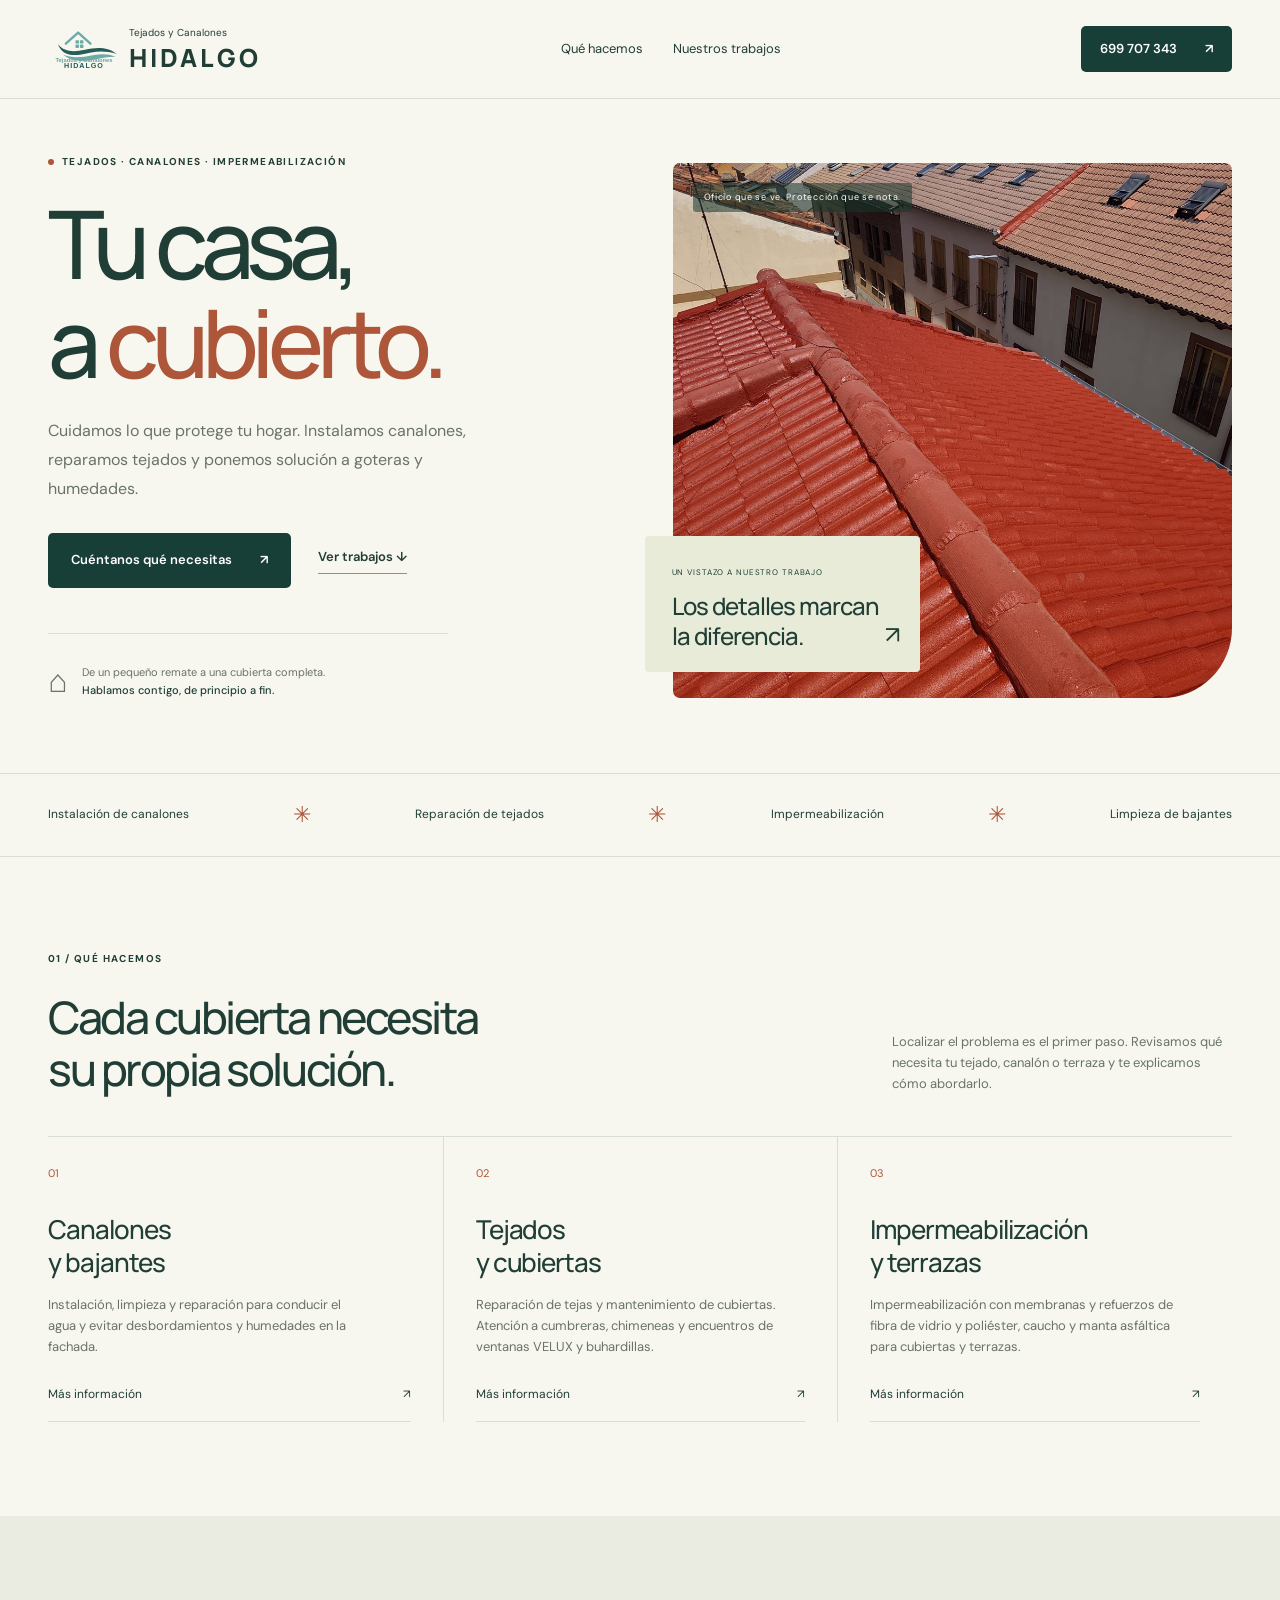
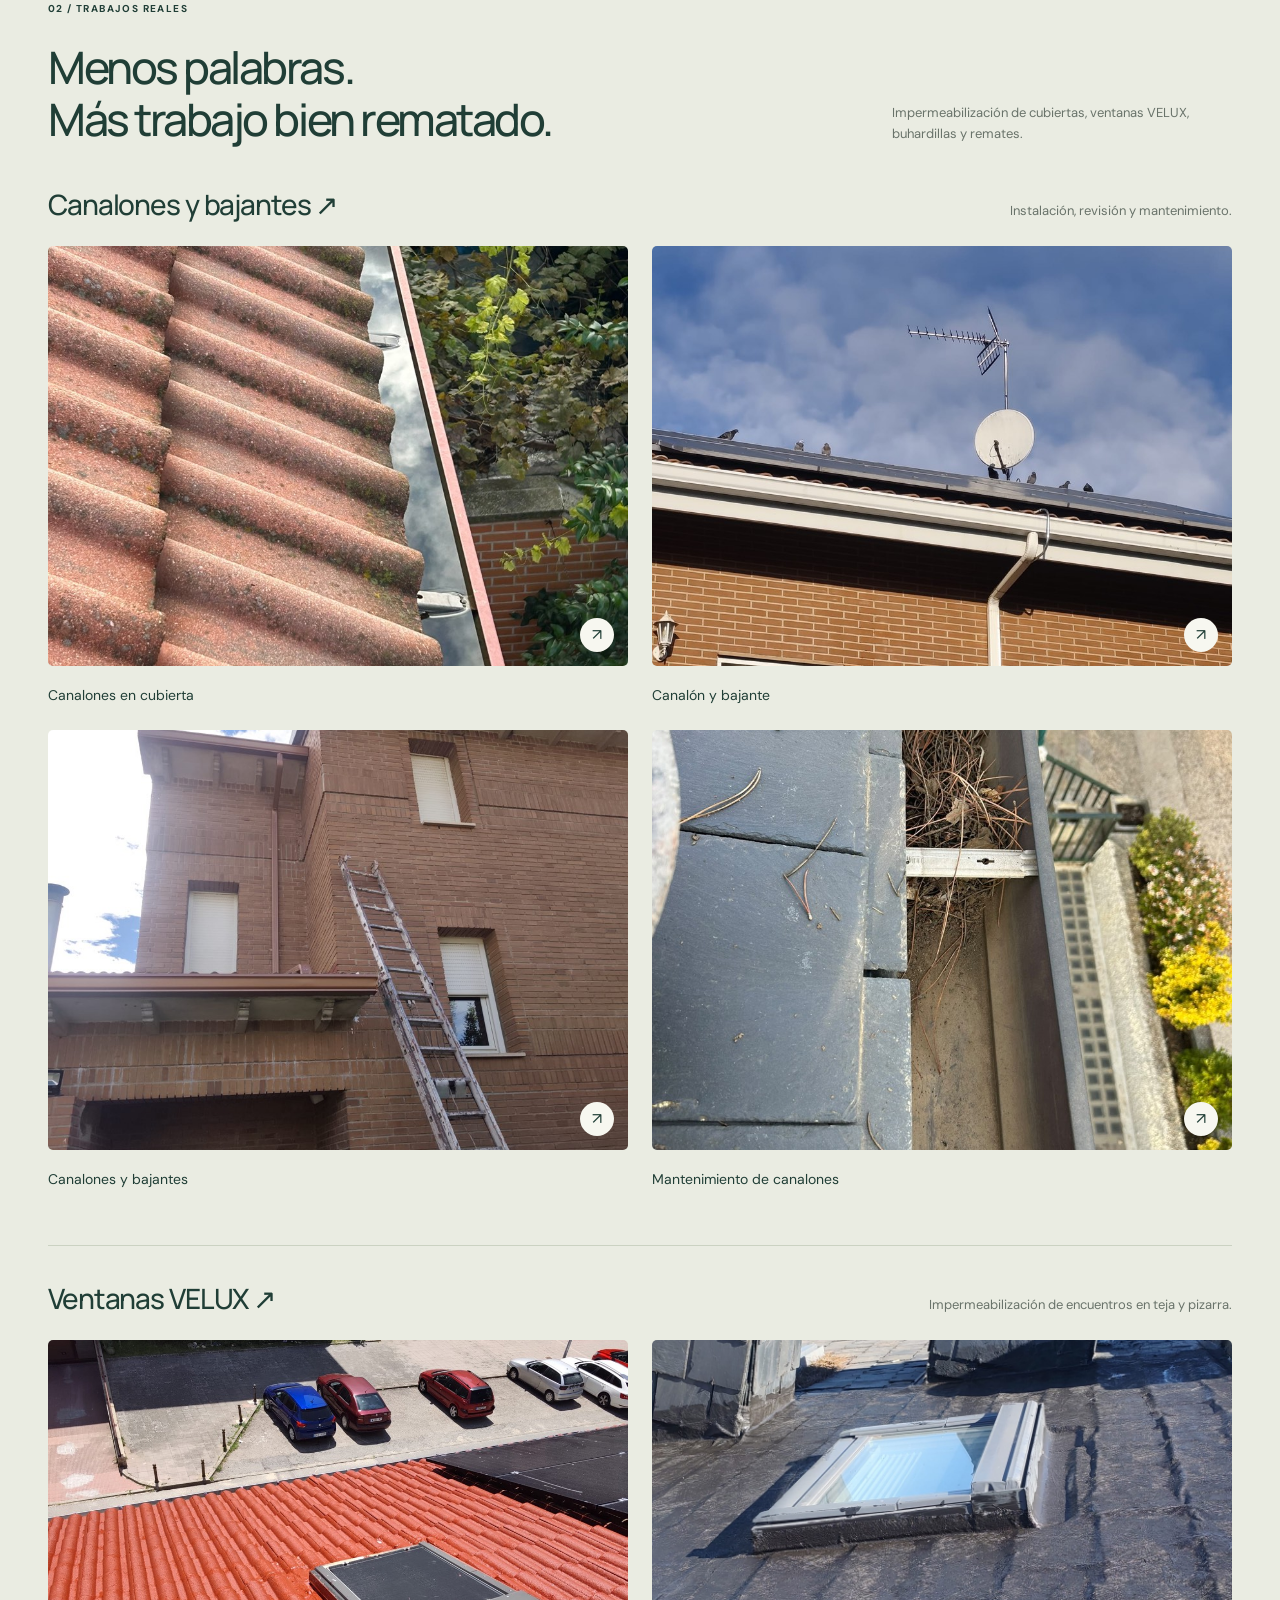
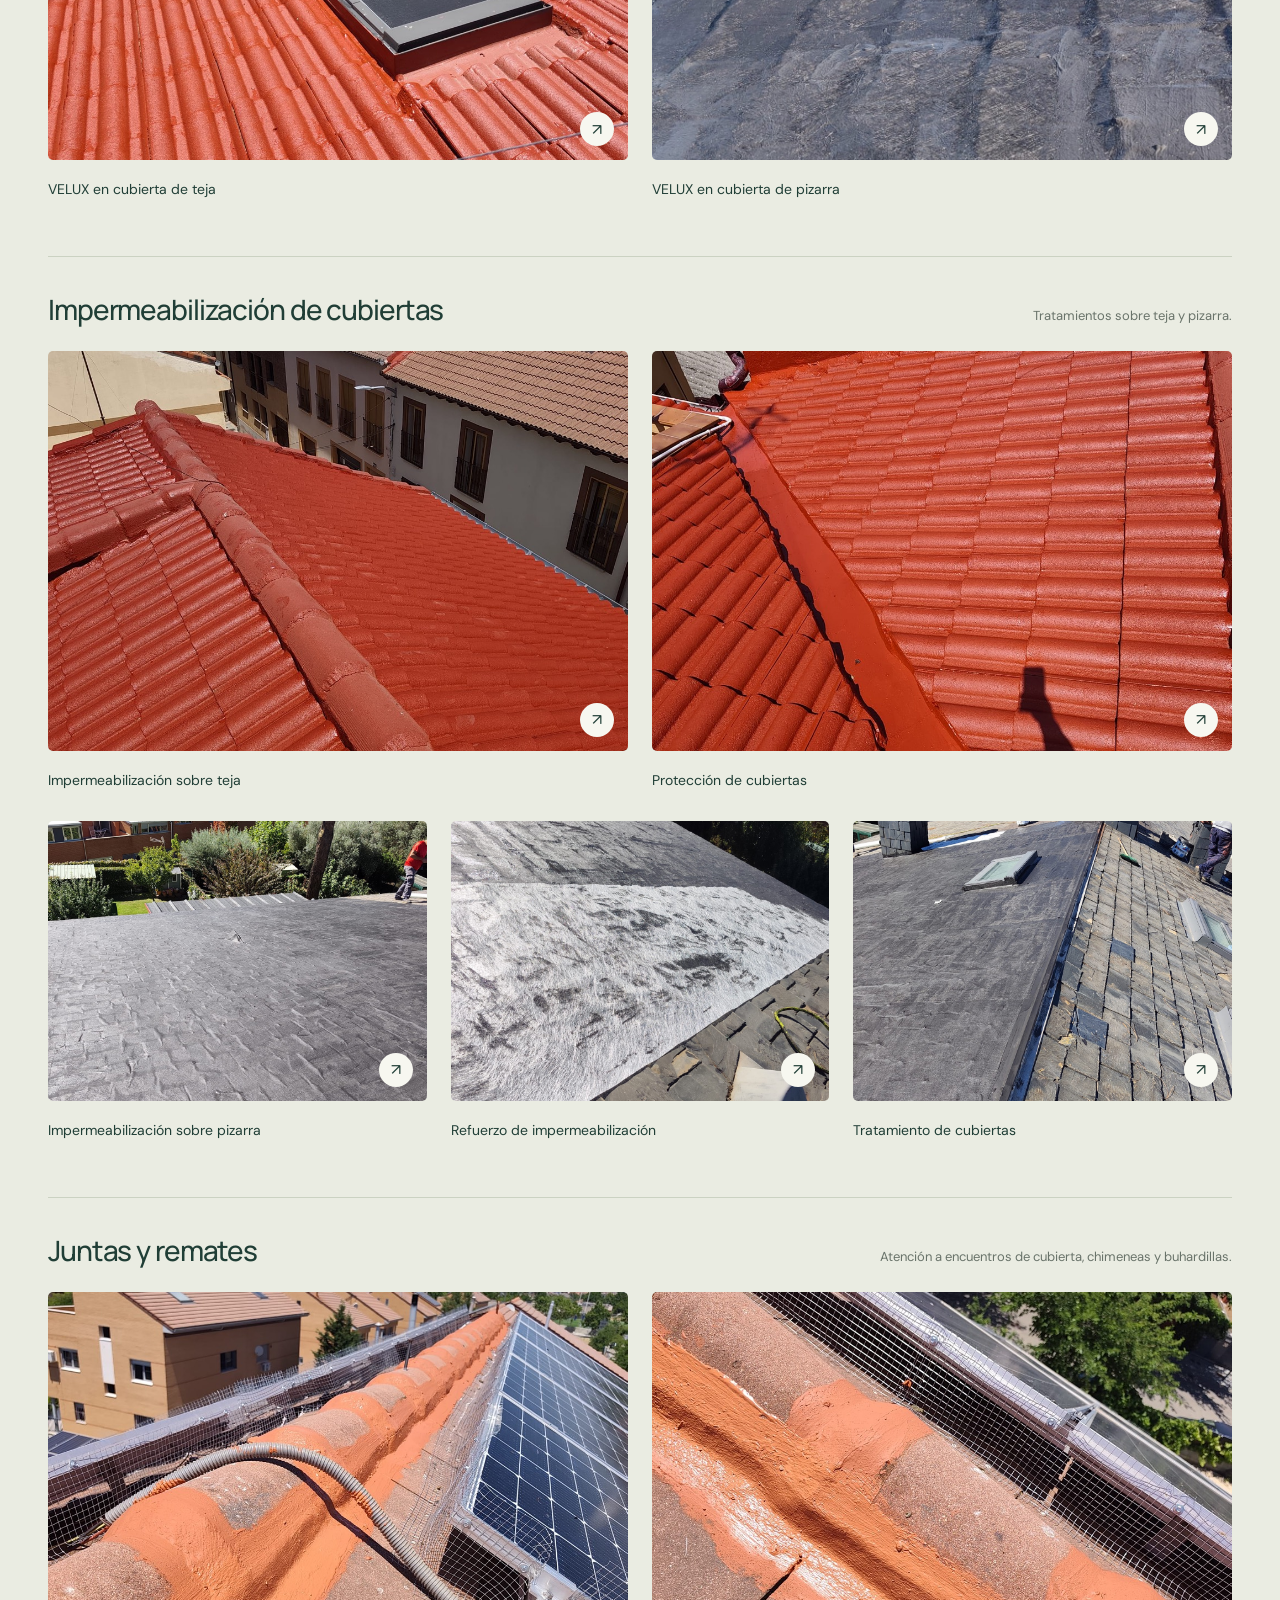
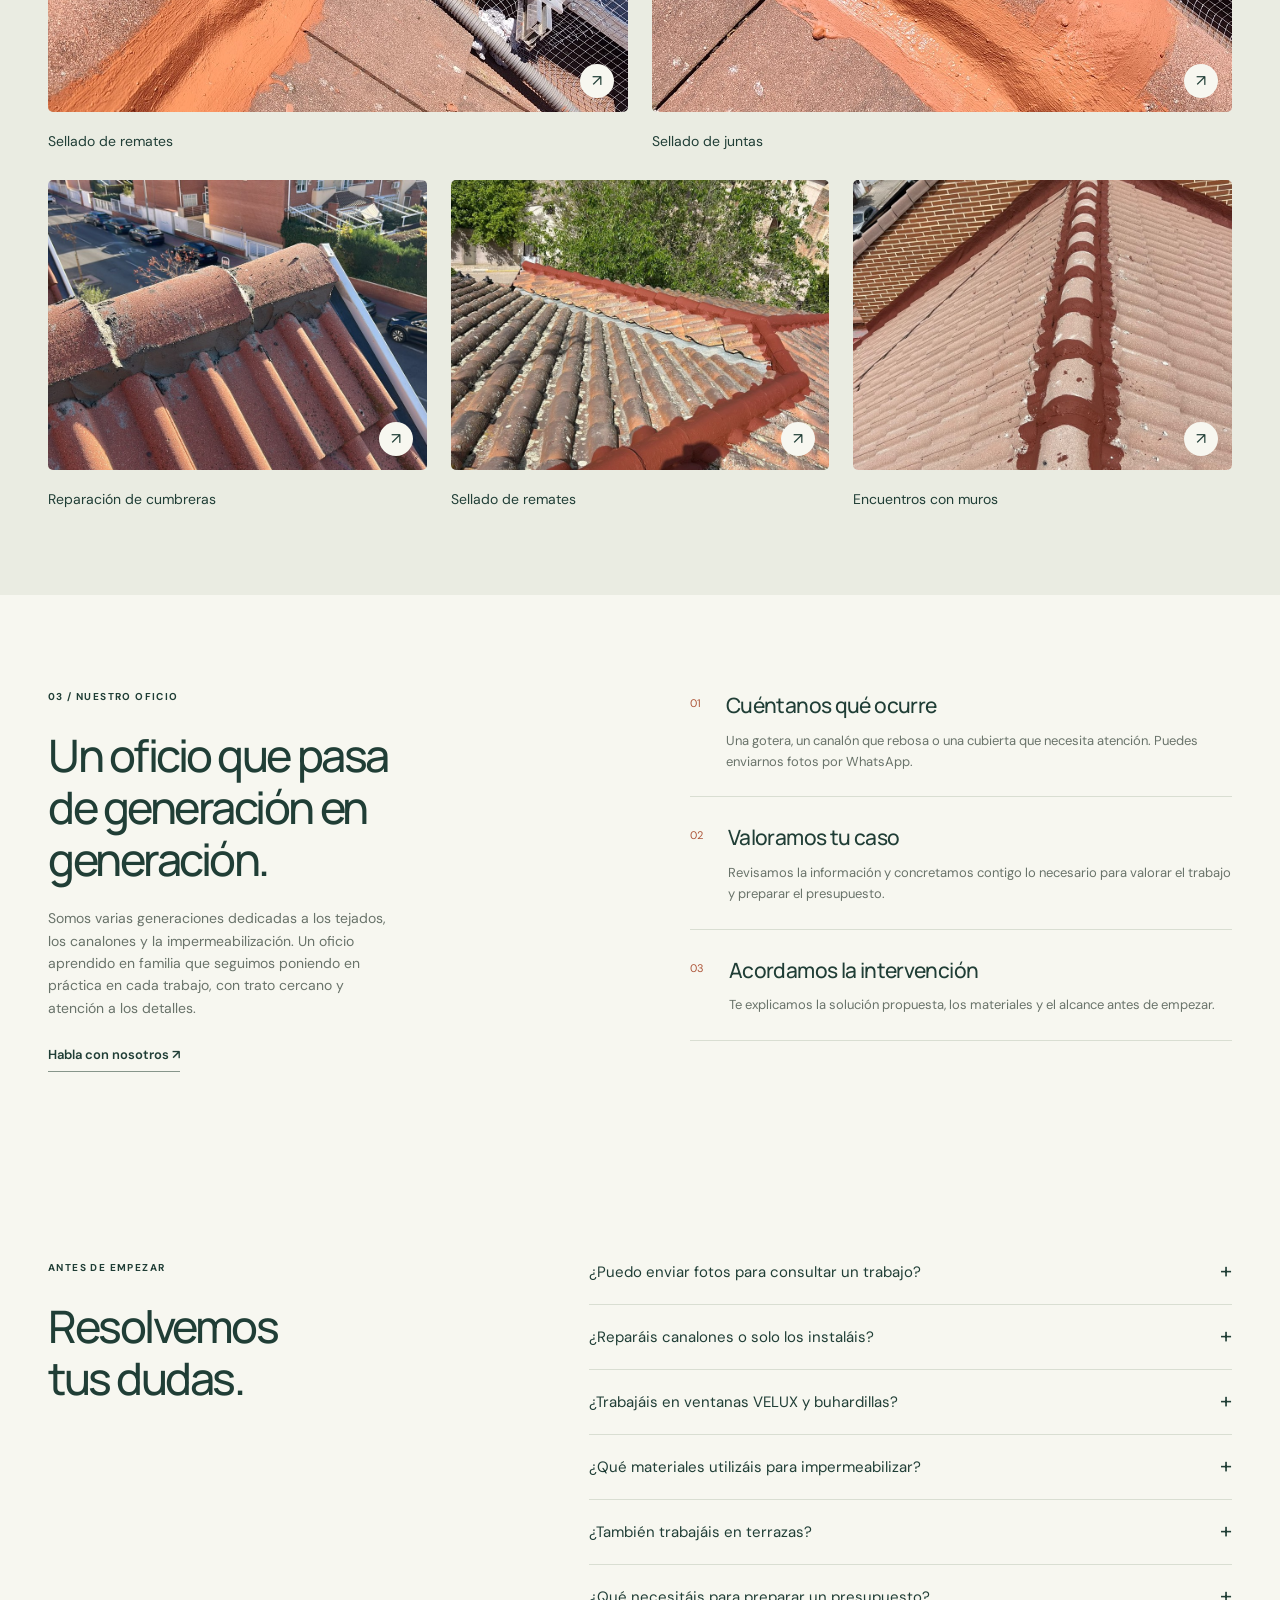
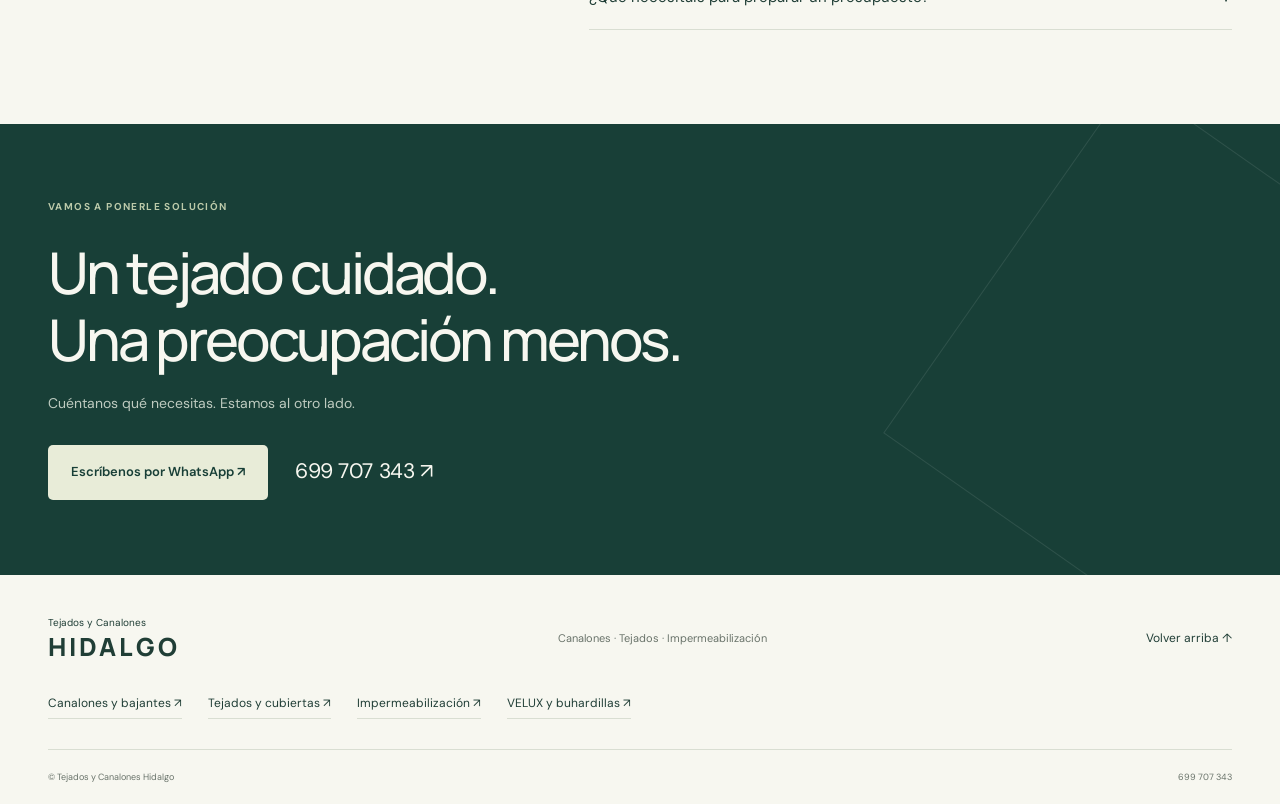
<file: index.html>
<!doctype html>
<html lang="es"><head>
<meta charset="utf-8"><meta name="viewport" content="width=device-width, initial-scale=1">
<title>Tejados y Canalones Hidalgo</title>
<meta name="description" content="Tejados y Canalones Hidalgo: instalación y limpieza de canalones, reparación de tejados e impermeabilización en Segovia, Madrid, Castilla y León y Cantabria.">
<meta name="robots" content="index, follow"><meta name="theme-color" content="#183f37">
<link rel="canonical" href="https://deejayivo.github.io/canalones/"><link rel="icon" href="assets/logo-hidalgo.svg" type="image/svg+xml">
<link rel="stylesheet" href="styles.css"><link rel="preload" as="image" href="assets/photos/cubierta-teja-roja.jpg">
<meta property="og:locale" content="es_ES"><meta property="og:type" content="website"><meta property="og:site_name" content="Tejados y Canalones Hidalgo">
<meta property="og:title" content="Tejados y Canalones Hidalgo"><meta property="og:description" content="Canalones, tejados e impermeabilización. Trabajos reales y trato directo en Segovia, Madrid, Castilla y León y Cantabria.">
<meta property="og:url" content="https://deejayivo.github.io/canalones/"><meta property="og:image" content="https://deejayivo.github.io/canalones/assets/photos/cubierta-teja-roja.jpg"><meta property="og:image:alt" content="Trabajo de impermeabilización en cubierta de teja"><meta name="twitter:card" content="summary_large_image">
<script type="application/ld+json">{"@context": "https://schema.org", "@type": "RoofingContractor", "@id": "https://deejayivo.github.io/canalones/#empresa", "name": "Tejados y Canalones Hidalgo", "url": "https://deejayivo.github.io/canalones/", "image": "https://deejayivo.github.io/canalones/assets/photos/cubierta-teja-roja.jpg", "telephone": "+34699707343", "areaServed": ["Segovia", "Madrid", "Castilla y León", "Cantabria"], "description": "Instalación, limpieza y reparación de canalones. Reparación de tejados e impermeabilización de cubiertas y terrazas."}</script>
<script src="script.js" defer></script></head><body>
<a class="skip-link" href="#contenido">Saltar al contenido</a>
<header class="header"><div class="container header-inner"><a class="brand" href="#inicio" aria-label="Tejados y Canalones Hidalgo, inicio"><img src="assets/logo-hidalgo.svg" alt="" width="88" height="50"><span>Tejados y Canalones<strong>HIDALGO</strong></span></a><nav aria-label="Navegación principal"><a href="#servicios">Qué hacemos</a><a href="#trabajos">Nuestros trabajos</a></nav><a class="button header-call" href="tel:+34699707343">699 707 343 <span aria-hidden="true">↗</span></a></div></header>
<main id="contenido"><section class="hero container" id="inicio"><div class="hero-copy"><p class="eyebrow"><span></span> Tejados · Canalones · Impermeabilización</p><h1>Tu casa,<br>a <em>cubierto.</em></h1><p class="hero-description">Cuidamos lo que protege tu hogar. Instalamos canalones, reparamos tejados y ponemos solución a goteras y humedades.</p><div class="actions"><a class="button" href="https://wa.me/34699707343?text=Hola%2C%20me%20gustar%C3%ADa%20consultar%20un%20trabajo.">Cuéntanos qué necesitas <span aria-hidden="true">↗</span></a><a class="text-link" href="#trabajos">Ver trabajos <span aria-hidden="true">↓</span></a></div><div class="hero-note"><span class="note-icon" aria-hidden="true">⌂</span><p>De un pequeño remate a una cubierta completa.<br><strong>Hablamos contigo, de principio a fin.</strong></p></div></div><div class="hero-visual"><img src="assets/photos/cubierta-teja-roja.jpg" alt="Cubierta de teja roja impermeabilizada por Tejados y Canalones Hidalgo" width="1050" height="1400" fetchpriority="high"><span class="image-label">Oficio que se ve. Protección que se nota.</span><a class="photo-tag" href="#trabajos"><span>UN VISTAZO A NUESTRO TRABAJO</span><strong>Los detalles marcan<br>la diferencia.</strong><b aria-hidden="true">↗</b></a></div></section>
<div class="specialties"><div class="container"><span>Instalación de canalones</span><i aria-hidden="true">✳</i><span>Reparación de tejados</span><i aria-hidden="true">✳</i><span>Impermeabilización</span><i aria-hidden="true">✳</i><span>Limpieza de bajantes</span></div></div>
<section class="section container" id="servicios"><div class="section-head"><div><p class="eyebrow">01 / Qué hacemos</p><h2>Cada cubierta necesita<br>su propia solución.</h2></div><p>Localizar el problema es el primer paso. Revisamos qué necesita tu tejado, canalón o terraza y te explicamos cómo abordarlo.</p></div><div class="services">
<article><span class="service-number">01</span><h3>Canalones<br>y bajantes</h3><p>Instalación, limpieza y reparación para conducir el agua y evitar desbordamientos y humedades en la fachada.</p><a href="canalones-bajantes.html">Más información <span aria-hidden="true">↗</span></a></article>
<article><span class="service-number">02</span><h3>Tejados<br>y cubiertas</h3><p>Reparación de tejas y mantenimiento de cubiertas. Atención a cumbreras, chimeneas y encuentros de ventanas VELUX y buhardillas.</p><a href="reparacion-tejados.html">Más información <span aria-hidden="true">↗</span></a></article>
<article><span class="service-number">03</span><h3>Impermeabilización<br>y terrazas</h3><p>Impermeabilización con membranas y refuerzos de fibra de vidrio y poliéster, caucho y manta asfáltica para cubiertas y terrazas.</p><a href="impermeabilizacion-cubiertas-terrazas.html">Más información <span aria-hidden="true">↗</span></a></article></div></section>
<section class="work-section" id="trabajos"><div class="container"><div class="section-head"><div><p class="eyebrow">02 / Trabajos reales</p><h2>Menos palabras.<br>Más trabajo bien rematado.</h2></div><p>Impermeabilización de cubiertas, ventanas VELUX, buhardillas y remates.</p></div><div class="gallery-group" id="canalones"><div class="gallery-heading"><h3><a href="canalones-bajantes.html">Canalones y bajantes ↗</a></h3><p>Instalación, revisión y mantenimiento.</p></div><div class="paired-grid gutter-gallery"><figure class="work-card "><a class="photo-link" href="assets/photos/canalon-interior-cubierta-teja.jpg" aria-label="Ampliar: Canalones en cubierta"><img src="assets/photos/canalon-interior-cubierta-teja.jpg" alt="Interior de un canalón junto a cubierta de teja" width="900" height="1200" loading="lazy"><span class="expand" aria-hidden="true">↗</span></a><figcaption><p>Canalones en cubierta</p></figcaption></figure><figure class="work-card "><a class="photo-link" href="assets/photos/canalon-blanco-bajante-fachada.jpg" aria-label="Ampliar: Canalón y bajante"><img src="assets/photos/canalon-blanco-bajante-fachada.jpg" alt="Canalón blanco conectado a una bajante en fachada" width="900" height="1200" loading="lazy"><span class="expand" aria-hidden="true">↗</span></a><figcaption><p>Canalón y bajante</p></figcaption></figure><figure class="work-card "><a class="photo-link" href="assets/photos/canalones-bajantes-vivienda.jpg" aria-label="Ampliar: Canalones y bajantes"><img src="assets/photos/canalones-bajantes-vivienda.jpg" alt="Canalones y bajantes instalados en una vivienda" width="900" height="1200" loading="lazy"><span class="expand" aria-hidden="true">↗</span></a><figcaption><p>Canalones y bajantes</p></figcaption></figure><figure class="work-card "><a class="photo-link" href="assets/photos/mantenimiento-canalon-pizarra.jpg" aria-label="Ampliar: Mantenimiento de canalones"><img src="assets/photos/mantenimiento-canalon-pizarra.jpg" alt="Residuos acumulados en un canalón junto a cubierta de pizarra" width="900" height="1200" loading="lazy"><span class="expand" aria-hidden="true">↗</span></a><figcaption><p>Mantenimiento de canalones</p></figcaption></figure></div></div><div class="gallery-group" id="ventanas-tejado"><div class="gallery-heading"><h3><a href="velux-buhardillas.html">Ventanas VELUX ↗</a></h3><p>Impermeabilización de encuentros en teja y pizarra.</p></div><div class="paired-grid"><figure class="work-card"><a class="photo-link" href="assets/photos/ventana-velux-tejado.jpg" aria-label="Ampliar: VELUX en cubierta de teja"><img src="assets/photos/ventana-velux-tejado.jpg" alt="Encuentro impermeabilizado de una ventana VELUX en cubierta de teja" width="1050" height="1400" loading="lazy"><span class="expand" aria-hidden="true">↗</span></a><figcaption><p>VELUX en cubierta de teja</p></figcaption></figure><figure class="work-card"><a class="photo-link" href="assets/photos/sellado-ventana-chimeneas-pizarra.jpg" aria-label="Ampliar: VELUX en cubierta de pizarra"><img src="assets/photos/sellado-ventana-chimeneas-pizarra.jpg" alt="Encuentro de una ventana VELUX con el revestimiento impermeable de la cubierta de pizarra" width="1200" height="1600" loading="lazy"><span class="expand" aria-hidden="true">↗</span></a><figcaption><p>VELUX en cubierta de pizarra</p></figcaption></figure></div></div><div class="gallery-group" id="pizarra"><div class="gallery-heading"><h3>Impermeabilización de cubiertas</h3><p>Tratamientos sobre teja y pizarra.</p></div><div class="work-grid"><figure class="work-card work-0"><a class="photo-link" href="assets/photos/cubierta-teja-roja.jpg" aria-label="Ampliar: Impermeabilización sobre teja"><img src="assets/photos/cubierta-teja-roja.jpg" alt="Revestimiento impermeable sobre cubierta de teja" width="1050" height="1400" loading="lazy"><span class="expand" aria-hidden="true">↗</span></a><figcaption><p>Impermeabilización sobre teja</p></figcaption></figure><figure class="work-card work-1"><a class="photo-link" href="assets/photos/tejado-impermeabilizado.jpg" aria-label="Ampliar: Protección de cubiertas"><img src="assets/photos/tejado-impermeabilizado.jpg" alt="Cubierta de teja con tratamiento impermeable" width="1050" height="1400" loading="lazy"><span class="expand" aria-hidden="true">↗</span></a><figcaption><p>Protección de cubiertas</p></figcaption></figure><figure class="work-card work-2"><a class="photo-link" href="assets/photos/cubierta-pizarra-impermeabilizacion.jpg" aria-label="Ampliar: Impermeabilización sobre pizarra"><img src="assets/photos/cubierta-pizarra-impermeabilizacion.jpg" alt="Revestimiento continuo sobre cubierta de pizarra" width="1200" height="1600" loading="lazy"><span class="expand" aria-hidden="true">↗</span></a><figcaption><p>Impermeabilización sobre pizarra</p></figcaption></figure><figure class="work-card work-3"><a class="photo-link" href="assets/photos/refuerzo-impermeabilizacion-pizarra.jpg" aria-label="Ampliar: Refuerzo de impermeabilización"><img src="assets/photos/refuerzo-impermeabilizacion-pizarra.jpg" alt="Refuerzo textil blanco durante la impermeabilización de una cubierta" width="1200" height="1600" loading="lazy"><span class="expand" aria-hidden="true">↗</span></a><figcaption><p>Refuerzo de impermeabilización</p></figcaption></figure><figure class="work-card work-4"><a class="photo-link" href="assets/photos/trabajo-cubierta-pizarra.jpg" aria-label="Ampliar: Tratamiento de cubiertas"><img src="assets/photos/trabajo-cubierta-pizarra.jpg" alt="Impermeabilización en curso de una cubierta de pizarra" width="1200" height="1600" loading="lazy"><span class="expand" aria-hidden="true">↗</span></a><figcaption><p>Tratamiento de cubiertas</p></figcaption></figure></div></div><div class="gallery-group" id="remates"><div class="gallery-heading"><h3>Juntas y remates</h3><p>Atención a encuentros de cubierta, chimeneas y buhardillas.</p></div><div class="paired-grid"><figure class="work-card"><a class="photo-link" href="assets/photos/remate-cumbrera-paneles.jpg" aria-label="Ampliar: Sellado de remates"><img src="assets/photos/remate-cumbrera-paneles.jpg" alt="Revestimiento localizado sobre juntas de un remate de cubierta junto a paneles solares" width="1050" height="1400" loading="lazy"><span class="expand" aria-hidden="true">↗</span></a><figcaption><p>Sellado de remates</p></figcaption></figure><figure class="work-card"><a class="photo-link" href="assets/photos/impermeabilizacion-canalon.jpg" aria-label="Ampliar: Sellado de juntas"><img src="assets/photos/impermeabilizacion-canalon.jpg" alt="Detalle de juntas tratadas en un remate de tejas junto a paneles solares" width="1050" height="1400" loading="lazy"><span class="expand" aria-hidden="true">↗</span></a><figcaption><p>Sellado de juntas</p></figcaption></figure></div><div class="new-roof-gallery"><figure class="work-card "><a class="photo-link" href="assets/photos/reparacion-cumbrera-tejas.jpg" aria-label="Ampliar: Reparación de cumbreras"><img src="assets/photos/reparacion-cumbrera-tejas.jpg" alt="Juntas y remates de una cumbrera de teja" width="1200" height="675" loading="lazy"><span class="expand" aria-hidden="true">↗</span></a><figcaption><p>Reparación de cumbreras</p></figcaption></figure><figure class="work-card "><a class="photo-link" href="assets/photos/sellado-remates-cubierta-teja.jpg" aria-label="Ampliar: Sellado de remates"><img src="assets/photos/sellado-remates-cubierta-teja.jpg" alt="Tratamiento localizado de remates en cubierta de teja" width="900" height="1200" loading="lazy"><span class="expand" aria-hidden="true">↗</span></a><figcaption><p>Sellado de remates</p></figcaption></figure><figure class="work-card "><a class="photo-link" href="assets/photos/sellado-cubierta-encuentro-muro.jpg" aria-label="Ampliar: Encuentros con muros"><img src="assets/photos/sellado-cubierta-encuentro-muro.jpg" alt="Sellado de cumbrera y encuentros de cubierta con muro" width="900" height="1200" loading="lazy"><span class="expand" aria-hidden="true">↗</span></a><figcaption><p>Encuentros con muros</p></figcaption></figure></div></div></div></section>
<section class="section container process" id="nosotros"><div><p class="eyebrow">03 / Nuestro oficio</p><h2>Un oficio que pasa<br>de generación en generación.</h2><p>Somos varias generaciones dedicadas a los tejados, los canalones y la impermeabilización. Un oficio aprendido en familia que seguimos poniendo en práctica en cada trabajo, con trato cercano y atención a los detalles.</p><a class="text-link" href="tel:+34699707343">Habla con nosotros ↗</a></div><ol><li><span>01</span><div><h3>Cuéntanos qué ocurre</h3><p>Una gotera, un canalón que rebosa o una cubierta que necesita atención. Puedes enviarnos fotos por WhatsApp.</p></div></li><li><span>02</span><div><h3>Valoramos tu caso</h3><p>Revisamos la información y concretamos contigo lo necesario para valorar el trabajo y preparar el presupuesto.</p></div></li><li><span>03</span><div><h3>Acordamos la intervención</h3><p>Te explicamos la solución propuesta, los materiales y el alcance antes de empezar.</p></div></li></ol></section>
<section class="section container faq"><div><p class="eyebrow">Antes de empezar</p><h2>Resolvemos<br>tus dudas.</h2></div><div class="questions"><details><summary>¿Puedo enviar fotos para consultar un trabajo?</summary><p>Sí. Envíanos por WhatsApp fotos de la zona afectada, una descripción del problema y la localidad. Nos servirán para una primera valoración; según el caso, será necesario revisar la cubierta en persona.</p></details><details><summary>¿Reparáis canalones o solo los instaláis?</summary><p>Realizamos instalación, limpieza y reparación de canalones y bajantes. El estado de las piezas y el origen del problema determinarán la solución adecuada.</p></details><details><summary>¿Trabajáis en ventanas VELUX y buhardillas?</summary><p>Realizamos trabajos de impermeabilización y sellado en los encuentros de ventanas VELUX y buhardillas con la cubierta, así como en chimeneas y otros remates.</p></details><details><summary>¿Qué materiales utilizáis para impermeabilizar?</summary><p>Trabajamos con membranas y refuerzos de fibra de vidrio y poliéster, caucho y manta asfáltica. La solución se valora según el estado de la cubierta y el tipo de intervención.</p></details><details><summary>¿También trabajáis en terrazas?</summary><p>Sí, realizamos impermeabilización de terrazas y superficies planas, prestando atención a juntas, desagües y encuentros donde puede filtrarse el agua.</p></details><details><summary>¿Qué necesitáis para preparar un presupuesto?</summary><p>Indícanos la localidad, el tipo de trabajo y qué problema has observado. Si tienes fotos, envíanoslas. Con esa información concretaremos contigo los siguientes pasos.</p></details></div></section>
<section class="contact" id="contacto"><div class="container contact-inner"><p class="eyebrow">Vamos a ponerle solución</p><h2>Un tejado cuidado.<br>Una preocupación menos.</h2><p>Cuéntanos qué necesitas. Estamos al otro lado.</p><div class="actions"><a class="button light" href="https://wa.me/34699707343?text=Hola%2C%20me%20gustar%C3%ADa%20pedir%20informaci%C3%B3n%20para%20un%20trabajo.">Escríbenos por WhatsApp ↗</a><a class="contact-phone" href="tel:+34699707343">699 707 343 ↗</a></div></div></section></main>
<footer><div class="container footer-inner"><a class="brand" href="#inicio"><span>Tejados y Canalones<strong>HIDALGO</strong></span></a><p>Canalones · Tejados · Impermeabilización</p><a href="#inicio">Volver arriba ↑</a></div><div class="container"><nav class="service-links" aria-label="Servicios"><a href="canalones-bajantes.html">Canalones y bajantes ↗</a><a href="reparacion-tejados.html">Tejados y cubiertas ↗</a><a href="impermeabilizacion-cubiertas-terrazas.html">Impermeabilización ↗</a><a href="velux-buhardillas.html">VELUX y buhardillas ↗</a></nav></div><div class="container footer-bottom"><span>© Tejados y Canalones Hidalgo</span><a href="tel:+34699707343">699 707 343</a></div></footer>
<div class="mobile-contact"><a href="tel:+34699707343">Llamar ↗</a><a href="https://wa.me/34699707343">WhatsApp ↗</a></div>
<dialog class="lightbox" aria-label="Fotografía de trabajo ampliada"><button class="close-lightbox" aria-label="Cerrar fotografía">Cerrar ×</button><img alt=""><p></p></dialog>
</body></html>
</file>
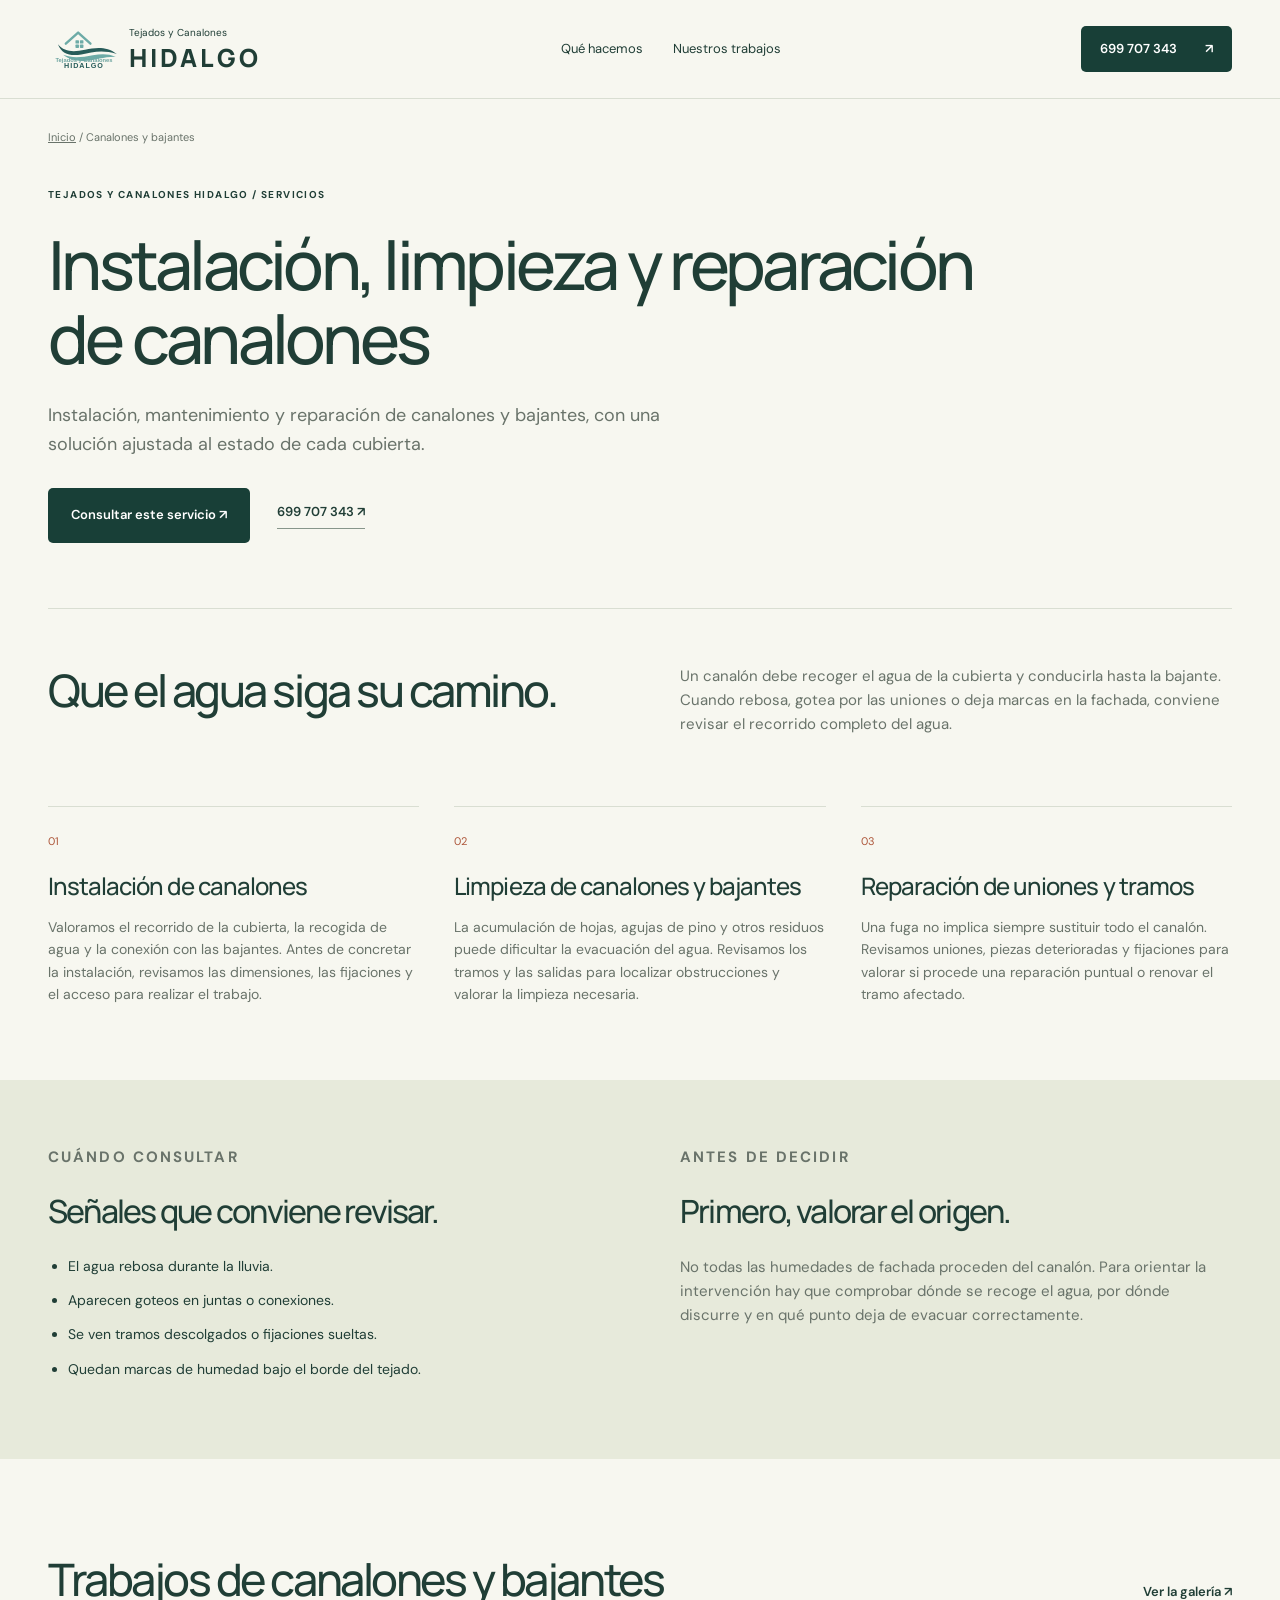
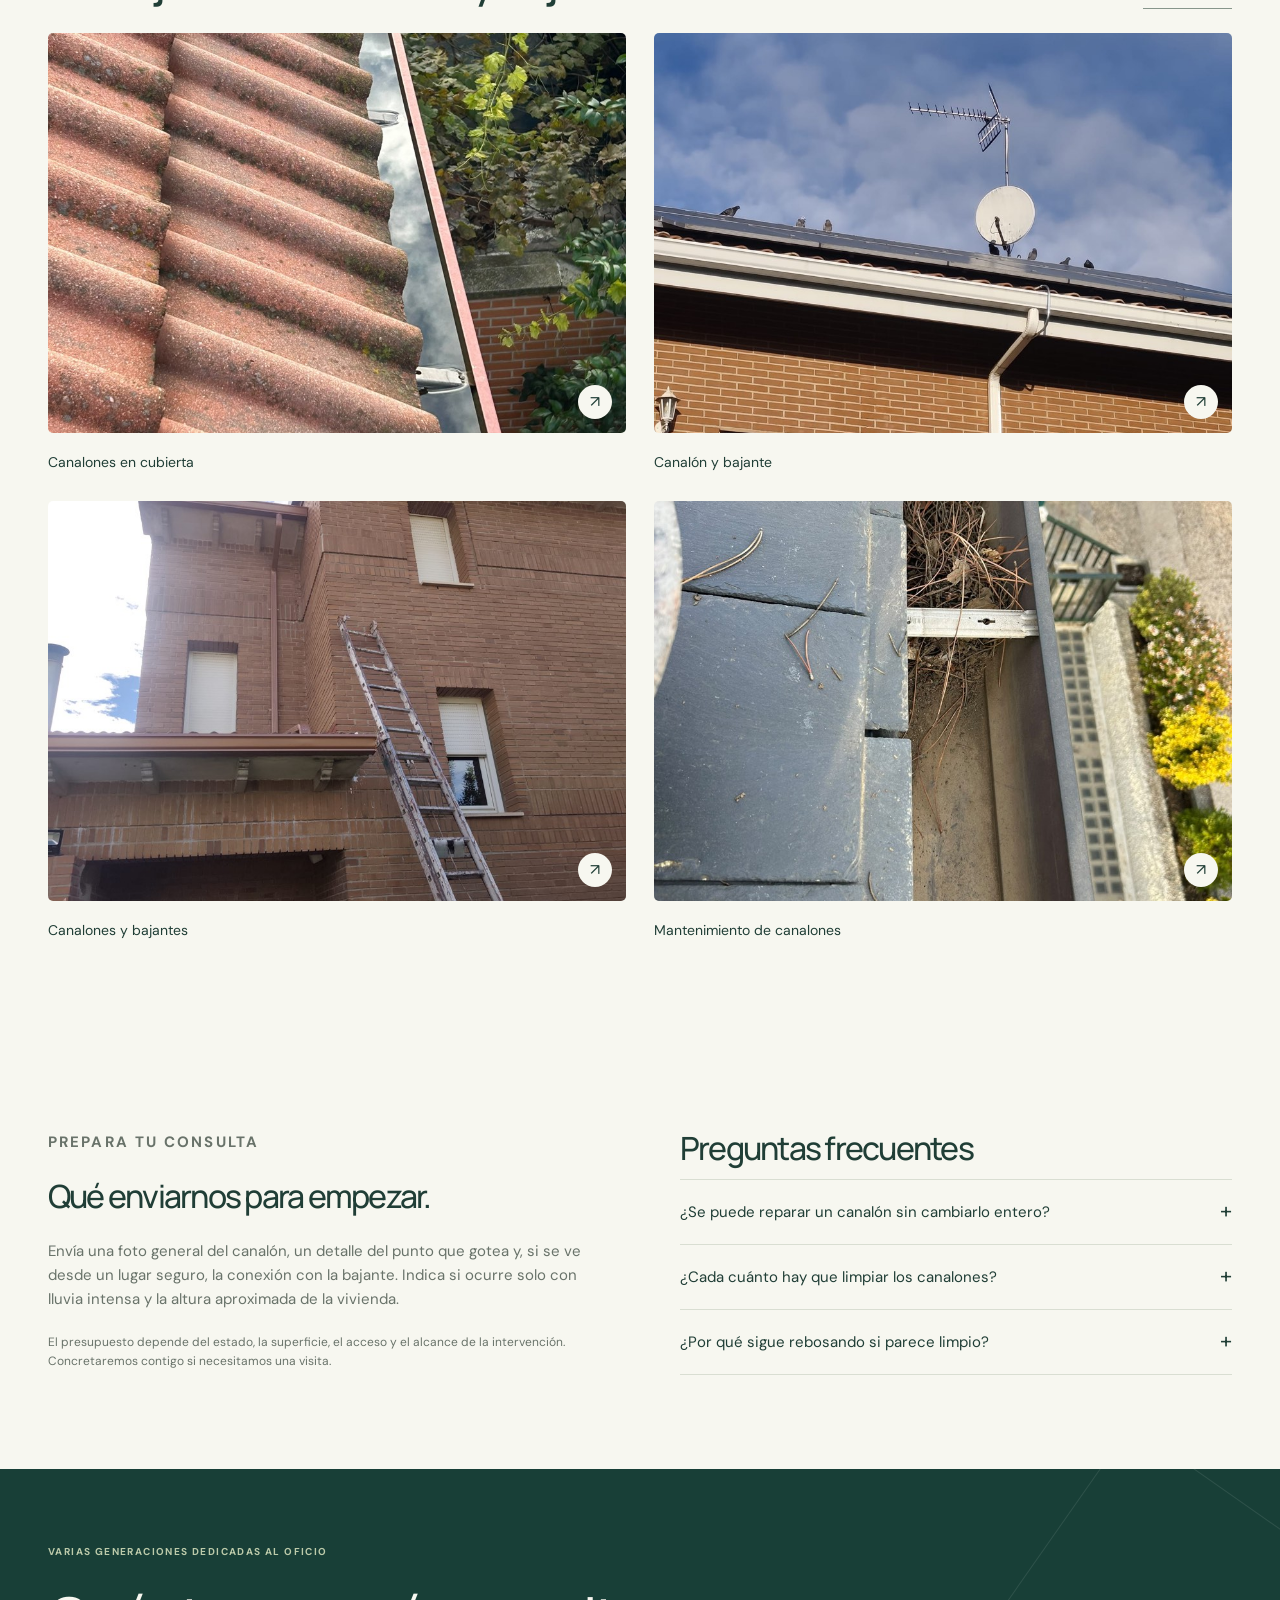
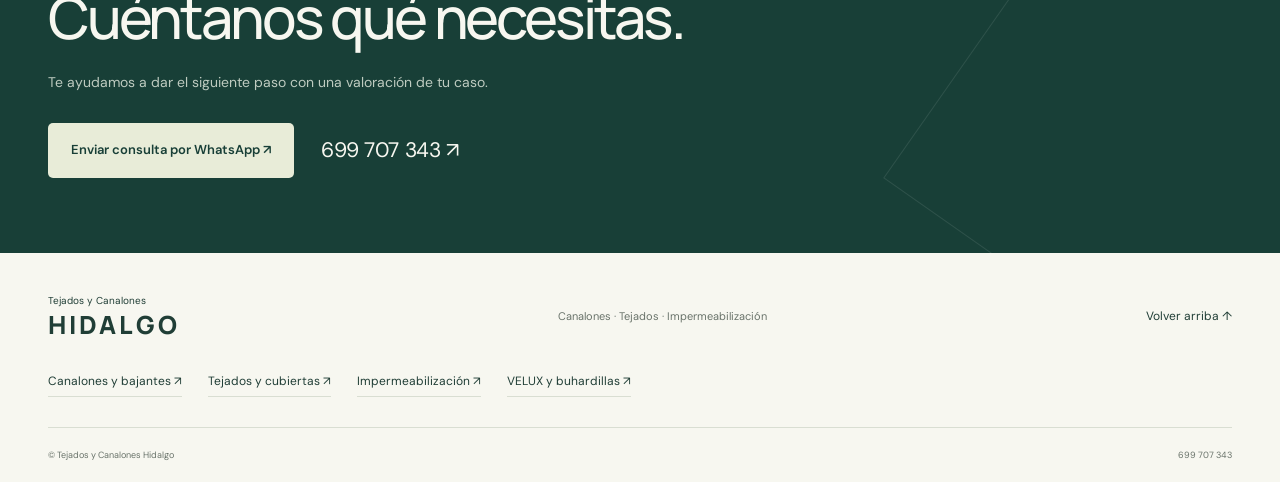
<file: canalones-bajantes.html>
<!doctype html><html lang="es"><head><meta charset="utf-8"><meta name="viewport" content="width=device-width,initial-scale=1"><title>Instalación, limpieza y reparación de canalones | Hidalgo</title><meta name="description" content="Instalación, limpieza y reparación de canalones y bajantes. Consulta tu caso con Tejados y Canalones Hidalgo y solicita una valoración."><meta name="robots" content="index,follow"><meta name="theme-color" content="#183f37"><link rel="canonical" href="https://deejayivo.github.io/canalones/canalones-bajantes.html"><link rel="stylesheet" href="styles.css"><link rel="icon" href="assets/logo-hidalgo.svg" type="image/svg+xml"><meta property="og:type" content="website"><meta property="og:locale" content="es_ES"><meta property="og:title" content="Instalación, limpieza y reparación de canalones | Hidalgo"><meta property="og:description" content="Instalación, limpieza y reparación de canalones y bajantes. Consulta tu caso con Tejados y Canalones Hidalgo y solicita una valoración."><meta property="og:url" content="https://deejayivo.github.io/canalones/canalones-bajantes.html"><meta property="og:image" content="https://deejayivo.github.io/canalones/assets/photos/canalon-blanco-bajante-fachada.jpg"><meta name="twitter:card" content="summary_large_image"><script type="application/ld+json">{"@context": "https://schema.org", "@graph": [{"@type": "Service", "@id": "https://deejayivo.github.io/canalones/canalones-bajantes.html#servicio", "name": "Instalación, limpieza y reparación de canalones", "description": "Instalación, limpieza y reparación de canalones y bajantes. Consulta tu caso con Tejados y Canalones Hidalgo y solicita una valoración.", "url": "https://deejayivo.github.io/canalones/canalones-bajantes.html", "provider": {"@type": "RoofingContractor", "@id": "https://deejayivo.github.io/canalones/#empresa", "name": "Tejados y Canalones Hidalgo", "telephone": "+34699707343", "url": "https://deejayivo.github.io/canalones/"}, "areaServed": ["Segovia", "Madrid", "Castilla y León", "Cantabria"]}, {"@type": "BreadcrumbList", "itemListElement": [{"@type": "ListItem", "position": 1, "name": "Inicio", "item": "https://deejayivo.github.io/canalones/"}, {"@type": "ListItem", "position": 2, "name": "Canalones y bajantes", "item": "https://deejayivo.github.io/canalones/canalones-bajantes.html"}]}]}</script><script src="script.js" defer></script></head><body><a class="skip-link" href="#contenido">Saltar al contenido</a><header class="header"><div class="container header-inner"><a class="brand" href="index.html" aria-label="Tejados y Canalones Hidalgo, inicio"><img src="assets/logo-hidalgo.svg" alt="" width="88" height="50"><span>Tejados y Canalones<strong>HIDALGO</strong></span></a><nav aria-label="Navegación principal"><a href="index.html#servicios">Qué hacemos</a><a href="index.html#trabajos">Nuestros trabajos</a></nav><a class="button header-call" href="tel:+34699707343">699 707 343 <span aria-hidden="true">↗</span></a></div></header><main id="contenido"><section class="service-hero container"><p class="breadcrumbs"><a href="index.html">Inicio</a> / Canalones y bajantes</p><p class="eyebrow">Tejados y Canalones Hidalgo / Servicios</p><h1>Instalación, limpieza y reparación de canalones</h1><p class="service-lead">Instalación, mantenimiento y reparación de canalones y bajantes, con una solución ajustada al estado de cada cubierta.</p><div class="actions"><a class="button" href="https://wa.me/34699707343?text=Hola%2C%20quisiera%20consultar%20sobre%20canalones%20y%20bajantes.">Consultar este servicio ↗</a><a class="text-link" href="tel:+34699707343">699 707 343 ↗</a></div></section><section class="service-intro container"><h2>Que el agua siga su camino.</h2><p>Un canalón debe recoger el agua de la cubierta y conducirla hasta la bajante. Cuando rebosa, gotea por las uniones o deja marcas en la fachada, conviene revisar el recorrido completo del agua.</p></section><section class="container service-detail" aria-label="Qué incluye el servicio"><article><span class="service-number">01</span><h2>Instalación de canalones</h2><p>Valoramos el recorrido de la cubierta, la recogida de agua y la conexión con las bajantes. Antes de concretar la instalación, revisamos las dimensiones, las fijaciones y el acceso para realizar el trabajo.</p></article><article><span class="service-number">02</span><h2>Limpieza de canalones y bajantes</h2><p>La acumulación de hojas, agujas de pino y otros residuos puede dificultar la evacuación del agua. Revisamos los tramos y las salidas para localizar obstrucciones y valorar la limpieza necesaria.</p></article><article><span class="service-number">03</span><h2>Reparación de uniones y tramos</h2><p>Una fuga no implica siempre sustituir todo el canalón. Revisamos uniones, piezas deterioradas y fijaciones para valorar si procede una reparación puntual o renovar el tramo afectado.</p></article></section><section class="service-diagnosis"><div class="container service-columns"><div><p class="eyebrow">Cuándo consultar</p><h2>Señales que conviene revisar.</h2><ul><li>El agua rebosa durante la lluvia.</li><li>Aparecen goteos en juntas o conexiones.</li><li>Se ven tramos descolgados o fijaciones sueltas.</li><li>Quedan marcas de humedad bajo el borde del tejado.</li></ul></div><div><p class="eyebrow">Antes de decidir</p><h2>Primero, valorar el origen.</h2><p>No todas las humedades de fachada proceden del canalón. Para orientar la intervención hay que comprobar dónde se recoge el agua, por dónde discurre y en qué punto deja de evacuar correctamente.</p></div></div></section><section class="section container" id="trabajos-canalones"><div class="gallery-heading"><h2>Trabajos de canalones y bajantes</h2><a class="text-link" href="index.html#canalones">Ver la galería ↗</a></div><div class="service-photos gutter-gallery"><figure class="work-card "><a class="photo-link" href="assets/photos/canalon-interior-cubierta-teja.jpg" aria-label="Ampliar: Canalones en cubierta"><img src="assets/photos/canalon-interior-cubierta-teja.jpg" alt="Interior de un canalón junto a cubierta de teja" width="900" height="1200" loading="lazy"><span class="expand" aria-hidden="true">↗</span></a><figcaption><p>Canalones en cubierta</p></figcaption></figure><figure class="work-card "><a class="photo-link" href="assets/photos/canalon-blanco-bajante-fachada.jpg" aria-label="Ampliar: Canalón y bajante"><img src="assets/photos/canalon-blanco-bajante-fachada.jpg" alt="Canalón blanco conectado a una bajante en fachada" width="900" height="1200" loading="lazy"><span class="expand" aria-hidden="true">↗</span></a><figcaption><p>Canalón y bajante</p></figcaption></figure><figure class="work-card "><a class="photo-link" href="assets/photos/canalones-bajantes-vivienda.jpg" aria-label="Ampliar: Canalones y bajantes"><img src="assets/photos/canalones-bajantes-vivienda.jpg" alt="Canalones y bajantes instalados en una vivienda" width="900" height="1200" loading="lazy"><span class="expand" aria-hidden="true">↗</span></a><figcaption><p>Canalones y bajantes</p></figcaption></figure><figure class="work-card "><a class="photo-link" href="assets/photos/mantenimiento-canalon-pizarra.jpg" aria-label="Ampliar: Mantenimiento de canalones"><img src="assets/photos/mantenimiento-canalon-pizarra.jpg" alt="Residuos acumulados en un canalón junto a cubierta de pizarra" width="900" height="1200" loading="lazy"><span class="expand" aria-hidden="true">↗</span></a><figcaption><p>Mantenimiento de canalones</p></figcaption></figure></div></section><section class="section container service-columns"><div><p class="eyebrow">Prepara tu consulta</p><h2>Qué enviarnos para empezar.</h2><p>Envía una foto general del canalón, un detalle del punto que gotea y, si se ve desde un lugar seguro, la conexión con la bajante. Indica si ocurre solo con lluvia intensa y la altura aproximada de la vivienda.</p><p class="service-small">El presupuesto depende del estado, la superficie, el acceso y el alcance de la intervención. Concretaremos contigo si necesitamos una visita.</p></div><div class="questions"><h2>Preguntas frecuentes</h2><details><summary>¿Se puede reparar un canalón sin cambiarlo entero?</summary><p>Depende de su estado. Una unión o un tramo localizado puede admitir reparación; si hay deterioro general, habrá que valorar la sustitución. La decisión se toma después de revisar el conjunto.</p></details><details><summary>¿Cada cuánto hay que limpiar los canalones?</summary><p>No hay una frecuencia única para todas las viviendas. Influyen la presencia de árboles, la acumulación de residuos y la exposición. Una revisión permite acordar un mantenimiento adecuado.</p></details><details><summary>¿Por qué sigue rebosando si parece limpio?</summary><p>El origen puede estar en la salida, en la bajante, en la colocación o en otro punto del recorrido. Por eso conviene valorar la evacuación completa, no solo el tramo donde se ve el agua.</p></details></div></section><section class="contact"><div class="container"><p class="eyebrow">Varias generaciones dedicadas al oficio</p><h2>Cuéntanos qué necesitas.</h2><p>Te ayudamos a dar el siguiente paso con una valoración de tu caso.</p><div class="actions"><a class="button light" href="https://wa.me/34699707343?text=Hola%2C%20quisiera%20consultar%20sobre%20canalones%20y%20bajantes.">Enviar consulta por WhatsApp ↗</a><a class="contact-phone" href="tel:+34699707343">699 707 343 ↗</a></div></div></section></main><footer><div class="container footer-inner"><a class="brand" href="index.html"><span>Tejados y Canalones<strong>HIDALGO</strong></span></a><p>Canalones · Tejados · Impermeabilización</p><a href="#contenido">Volver arriba ↑</a></div><div class="container"><nav class="service-links" aria-label="Servicios"><a href="canalones-bajantes.html">Canalones y bajantes ↗</a><a href="reparacion-tejados.html">Tejados y cubiertas ↗</a><a href="impermeabilizacion-cubiertas-terrazas.html">Impermeabilización ↗</a><a href="velux-buhardillas.html">VELUX y buhardillas ↗</a></nav></div><div class="container footer-bottom"><span>© Tejados y Canalones Hidalgo</span><a href="tel:+34699707343">699 707 343</a></div></footer><div class="mobile-contact"><a href="tel:+34699707343">Llamar ↗</a><a href="https://wa.me/34699707343">WhatsApp ↗</a></div><dialog class="lightbox" aria-label="Fotografía de trabajo ampliada"><button class="close-lightbox" aria-label="Cerrar fotografía">Cerrar ×</button><img alt=""><p></p></dialog></body></html>
</file>
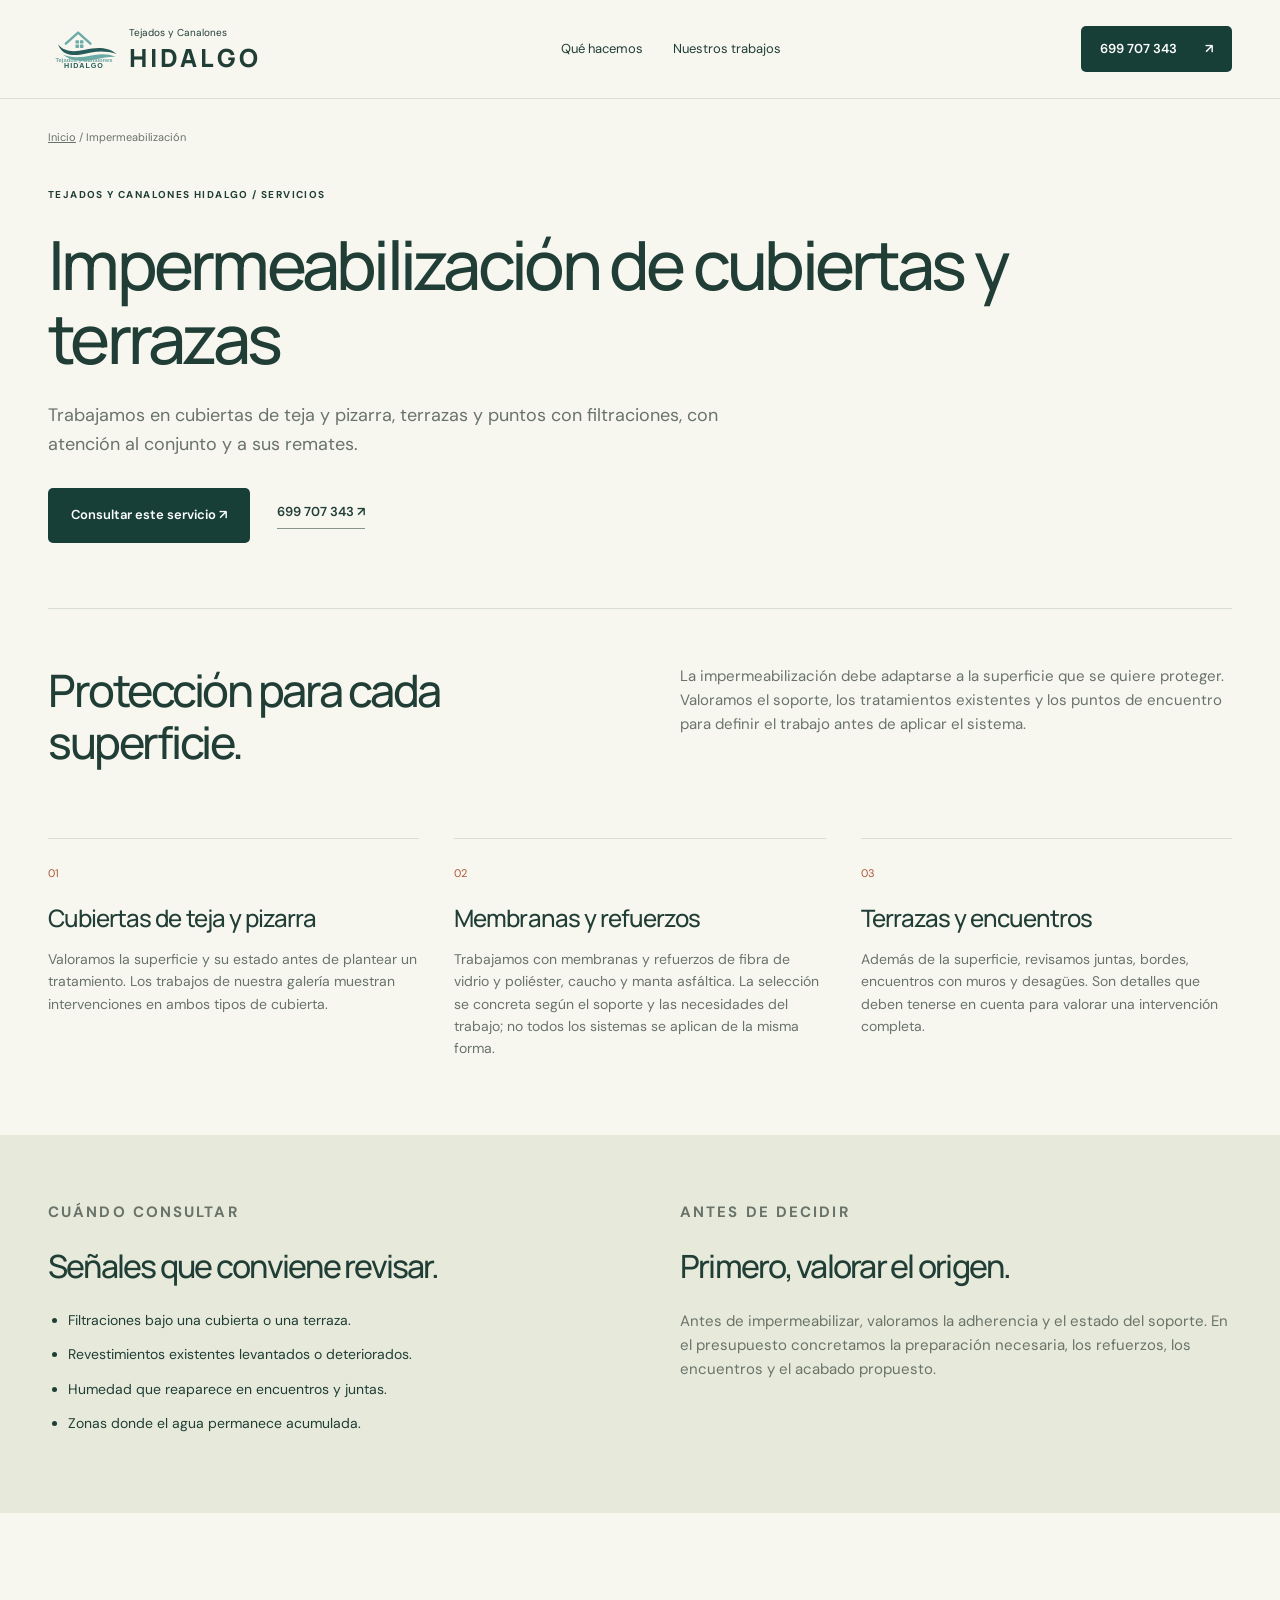
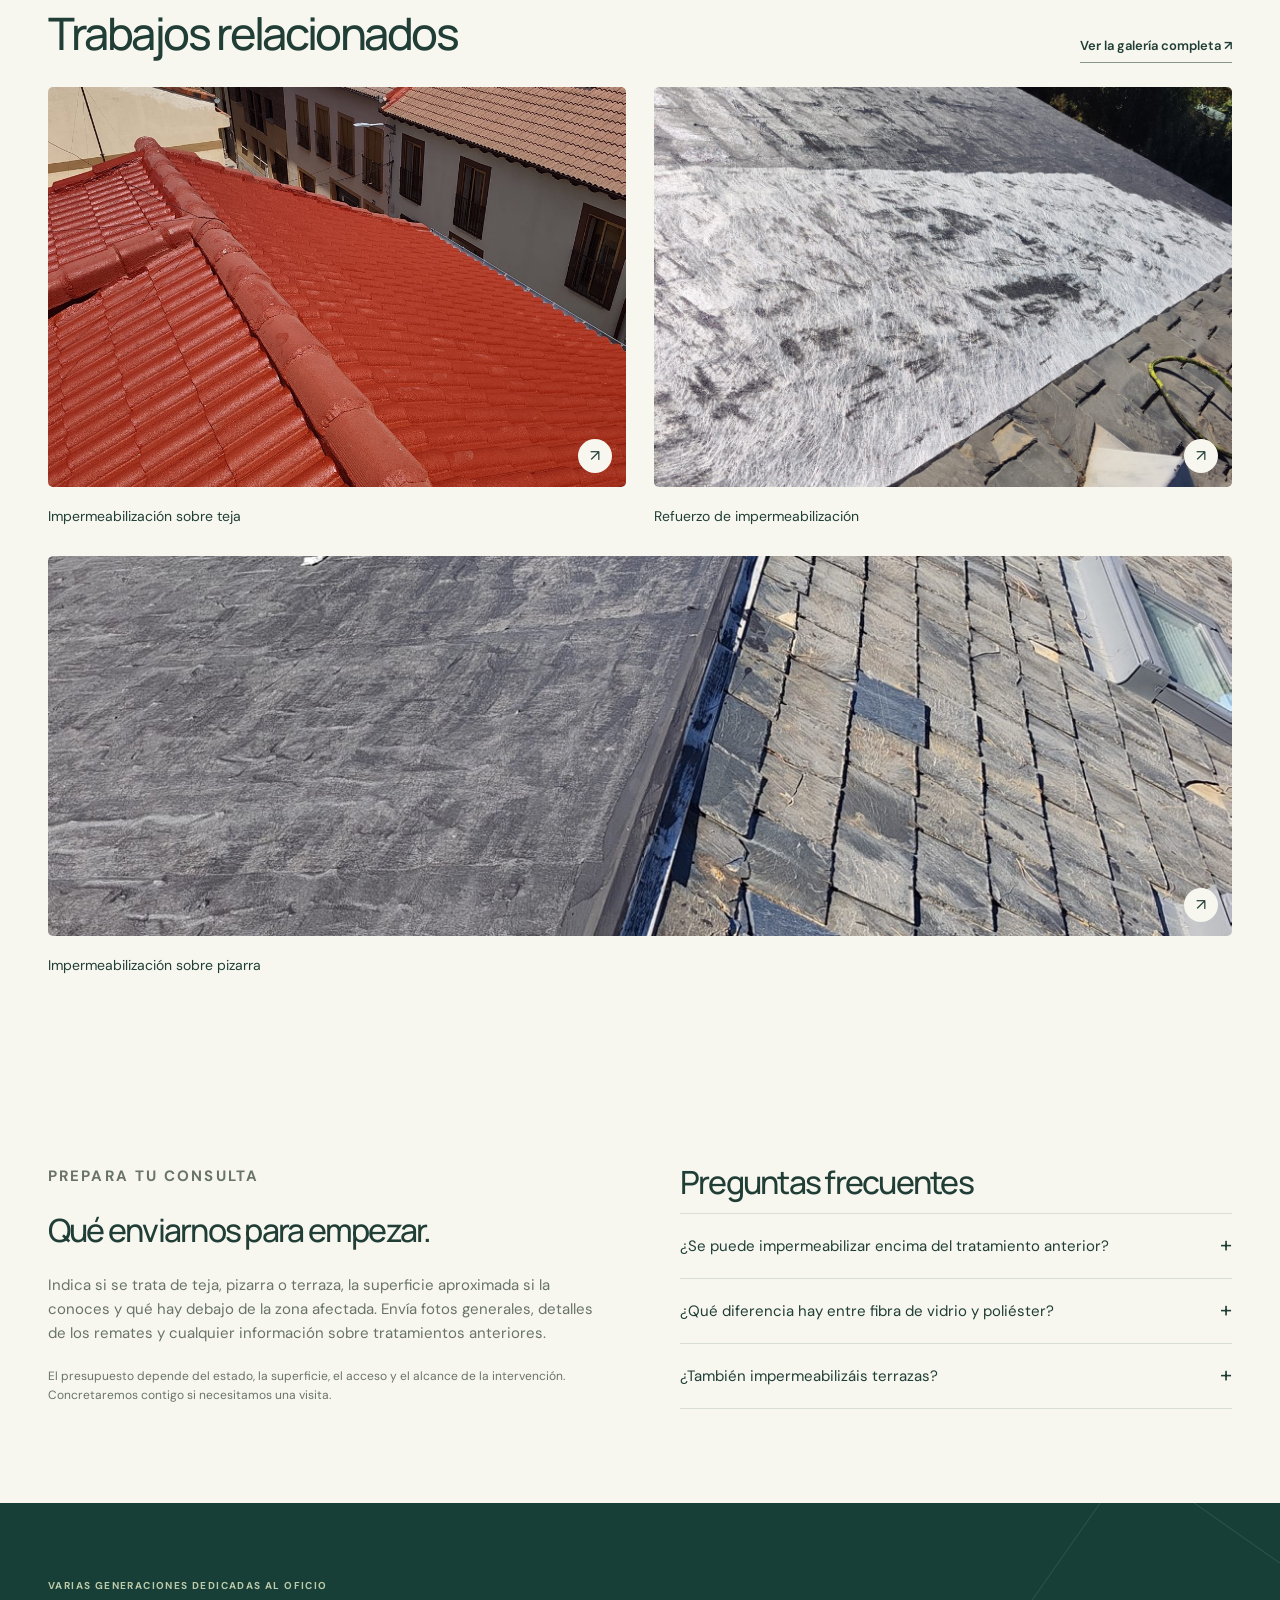
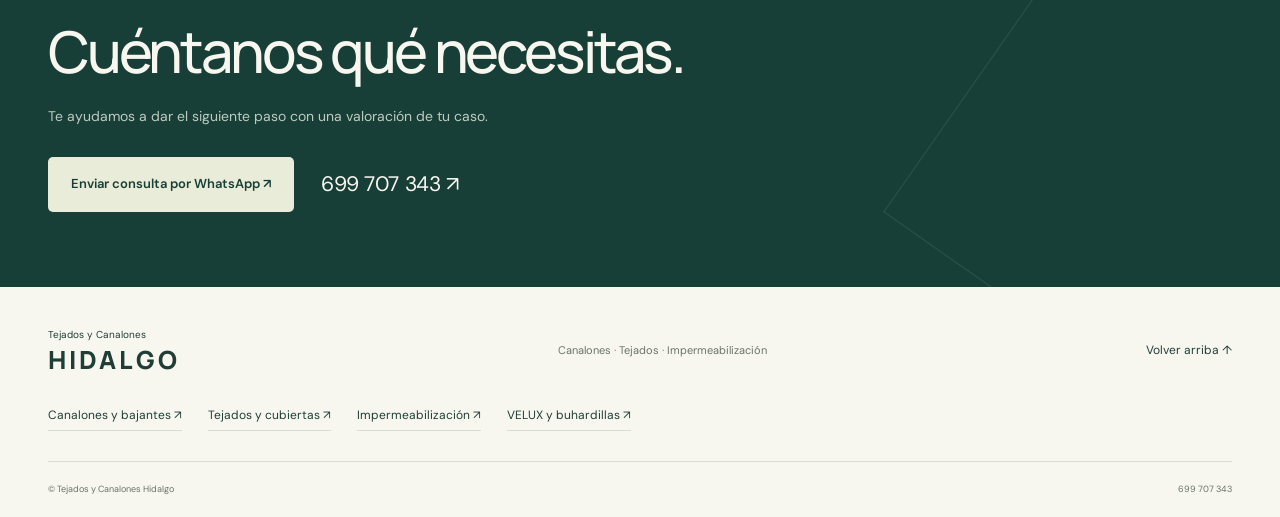
<file: impermeabilizacion-cubiertas-terrazas.html>
<!doctype html><html lang="es"><head><meta charset="utf-8"><meta name="viewport" content="width=device-width,initial-scale=1"><title>Impermeabilización de cubiertas y terrazas | Hidalgo</title><meta name="description" content="Impermeabilización de cubiertas y terrazas con membranas y refuerzos de fibra de vidrio y poliéster, caucho y manta asfáltica. Tejados y Canalones Hidalgo."><meta name="robots" content="index,follow"><meta name="theme-color" content="#183f37"><link rel="canonical" href="https://deejayivo.github.io/canalones/impermeabilizacion-cubiertas-terrazas.html"><link rel="stylesheet" href="styles.css"><link rel="icon" href="assets/logo-hidalgo.svg" type="image/svg+xml"><meta property="og:type" content="website"><meta property="og:locale" content="es_ES"><meta property="og:title" content="Impermeabilización de cubiertas y terrazas | Hidalgo"><meta property="og:description" content="Impermeabilización de cubiertas y terrazas con membranas y refuerzos de fibra de vidrio y poliéster, caucho y manta asfáltica. Tejados y Canalones Hidalgo."><meta property="og:url" content="https://deejayivo.github.io/canalones/impermeabilizacion-cubiertas-terrazas.html"><meta property="og:image" content="https://deejayivo.github.io/canalones/assets/photos/cubierta-teja-roja.jpg"><meta name="twitter:card" content="summary_large_image"><script type="application/ld+json">{"@context": "https://schema.org", "@graph": [{"@type": "Service", "@id": "https://deejayivo.github.io/canalones/impermeabilizacion-cubiertas-terrazas.html#servicio", "name": "Impermeabilización de cubiertas y terrazas", "description": "Impermeabilización de cubiertas y terrazas con membranas y refuerzos de fibra de vidrio y poliéster, caucho y manta asfáltica. Tejados y Canalones Hidalgo.", "url": "https://deejayivo.github.io/canalones/impermeabilizacion-cubiertas-terrazas.html", "provider": {"@type": "RoofingContractor", "@id": "https://deejayivo.github.io/canalones/#empresa", "name": "Tejados y Canalones Hidalgo", "telephone": "+34699707343", "url": "https://deejayivo.github.io/canalones/"}, "areaServed": ["Segovia", "Madrid", "Castilla y León", "Cantabria"]}, {"@type": "BreadcrumbList", "itemListElement": [{"@type": "ListItem", "position": 1, "name": "Inicio", "item": "https://deejayivo.github.io/canalones/"}, {"@type": "ListItem", "position": 2, "name": "Impermeabilización", "item": "https://deejayivo.github.io/canalones/impermeabilizacion-cubiertas-terrazas.html"}]}]}</script><script src="script.js" defer></script></head><body><a class="skip-link" href="#contenido">Saltar al contenido</a><header class="header"><div class="container header-inner"><a class="brand" href="index.html" aria-label="Tejados y Canalones Hidalgo, inicio"><img src="assets/logo-hidalgo.svg" alt="" width="88" height="50"><span>Tejados y Canalones<strong>HIDALGO</strong></span></a><nav aria-label="Navegación principal"><a href="index.html#servicios">Qué hacemos</a><a href="index.html#trabajos">Nuestros trabajos</a></nav><a class="button header-call" href="tel:+34699707343">699 707 343 <span aria-hidden="true">↗</span></a></div></header><main id="contenido"><section class="service-hero container"><p class="breadcrumbs"><a href="index.html">Inicio</a> / Impermeabilización</p><p class="eyebrow">Tejados y Canalones Hidalgo / Servicios</p><h1>Impermeabilización de cubiertas y terrazas</h1><p class="service-lead">Trabajamos en cubiertas de teja y pizarra, terrazas y puntos con filtraciones, con atención al conjunto y a sus remates.</p><div class="actions"><a class="button" href="https://wa.me/34699707343?text=Hola%2C%20quisiera%20consultar%20sobre%20impermeabilizaci%C3%B3n.">Consultar este servicio ↗</a><a class="text-link" href="tel:+34699707343">699 707 343 ↗</a></div></section><section class="service-intro container"><h2>Protección para cada superficie.</h2><p>La impermeabilización debe adaptarse a la superficie que se quiere proteger. Valoramos el soporte, los tratamientos existentes y los puntos de encuentro para definir el trabajo antes de aplicar el sistema.</p></section><section class="container service-detail" aria-label="Qué incluye el servicio"><article><span class="service-number">01</span><h2>Cubiertas de teja y pizarra</h2><p>Valoramos la superficie y su estado antes de plantear un tratamiento. Los trabajos de nuestra galería muestran intervenciones en ambos tipos de cubierta.</p></article><article><span class="service-number">02</span><h2>Membranas y refuerzos</h2><p>Trabajamos con membranas y refuerzos de fibra de vidrio y poliéster, caucho y manta asfáltica. La selección se concreta según el soporte y las necesidades del trabajo; no todos los sistemas se aplican de la misma forma.</p></article><article><span class="service-number">03</span><h2>Terrazas y encuentros</h2><p>Además de la superficie, revisamos juntas, bordes, encuentros con muros y desagües. Son detalles que deben tenerse en cuenta para valorar una intervención completa.</p></article></section><section class="service-diagnosis"><div class="container service-columns"><div><p class="eyebrow">Cuándo consultar</p><h2>Señales que conviene revisar.</h2><ul><li>Filtraciones bajo una cubierta o una terraza.</li><li>Revestimientos existentes levantados o deteriorados.</li><li>Humedad que reaparece en encuentros y juntas.</li><li>Zonas donde el agua permanece acumulada.</li></ul></div><div><p class="eyebrow">Antes de decidir</p><h2>Primero, valorar el origen.</h2><p>Antes de impermeabilizar, valoramos la adherencia y el estado del soporte. En el presupuesto concretamos la preparación necesaria, los refuerzos, los encuentros y el acabado propuesto.</p></div></div></section><section class="section container"><div class="gallery-heading"><h2>Trabajos relacionados</h2><a class="text-link" href="index.html#trabajos">Ver la galería completa ↗</a></div><div class="service-photos"><figure class="work-card"><a class="photo-link" href="assets/photos/cubierta-teja-roja.jpg" aria-label="Ampliar: Impermeabilización sobre teja"><img src="assets/photos/cubierta-teja-roja.jpg" alt="Impermeabilización sobre teja" width="1050" height="1400" loading="lazy"><span class="expand" aria-hidden="true">↗</span></a><figcaption><p>Impermeabilización sobre teja</p></figcaption></figure><figure class="work-card"><a class="photo-link" href="assets/photos/refuerzo-impermeabilizacion-pizarra.jpg" aria-label="Ampliar: Refuerzo de impermeabilización"><img src="assets/photos/refuerzo-impermeabilizacion-pizarra.jpg" alt="Refuerzo de impermeabilización" width="1200" height="1600" loading="lazy"><span class="expand" aria-hidden="true">↗</span></a><figcaption><p>Refuerzo de impermeabilización</p></figcaption></figure><figure class="work-card"><a class="photo-link" href="assets/photos/trabajo-cubierta-pizarra.jpg" aria-label="Ampliar: Impermeabilización sobre pizarra"><img src="assets/photos/trabajo-cubierta-pizarra.jpg" alt="Impermeabilización sobre pizarra" width="1200" height="1600" loading="lazy"><span class="expand" aria-hidden="true">↗</span></a><figcaption><p>Impermeabilización sobre pizarra</p></figcaption></figure></div></section><section class="section container service-columns"><div><p class="eyebrow">Prepara tu consulta</p><h2>Qué enviarnos para empezar.</h2><p>Indica si se trata de teja, pizarra o terraza, la superficie aproximada si la conoces y qué hay debajo de la zona afectada. Envía fotos generales, detalles de los remates y cualquier información sobre tratamientos anteriores.</p><p class="service-small">El presupuesto depende del estado, la superficie, el acceso y el alcance de la intervención. Concretaremos contigo si necesitamos una visita.</p></div><div class="questions"><h2>Preguntas frecuentes</h2><details><summary>¿Se puede impermeabilizar encima del tratamiento anterior?</summary><p>Hay que comprobar su estado y la compatibilidad del sistema previsto. Un revestimiento deteriorado puede requerir preparación o retirada antes de intervenir.</p></details><details><summary>¿Qué diferencia hay entre fibra de vidrio y poliéster?</summary><p>Son materiales que pueden utilizarse como refuerzo en distintos sistemas. La elección depende del producto, del soporte y de las condiciones de aplicación; se concreta al valorar la intervención.</p></details><details><summary>¿También impermeabilizáis terrazas?</summary><p>Sí. Valoramos la superficie, los encuentros, las juntas y los desagües para plantear la solución adecuada al caso.</p></details></div></section><section class="contact"><div class="container"><p class="eyebrow">Varias generaciones dedicadas al oficio</p><h2>Cuéntanos qué necesitas.</h2><p>Te ayudamos a dar el siguiente paso con una valoración de tu caso.</p><div class="actions"><a class="button light" href="https://wa.me/34699707343?text=Hola%2C%20quisiera%20consultar%20sobre%20impermeabilizaci%C3%B3n.">Enviar consulta por WhatsApp ↗</a><a class="contact-phone" href="tel:+34699707343">699 707 343 ↗</a></div></div></section></main><footer><div class="container footer-inner"><a class="brand" href="index.html"><span>Tejados y Canalones<strong>HIDALGO</strong></span></a><p>Canalones · Tejados · Impermeabilización</p><a href="#contenido">Volver arriba ↑</a></div><div class="container"><nav class="service-links" aria-label="Servicios"><a href="canalones-bajantes.html">Canalones y bajantes ↗</a><a href="reparacion-tejados.html">Tejados y cubiertas ↗</a><a href="impermeabilizacion-cubiertas-terrazas.html">Impermeabilización ↗</a><a href="velux-buhardillas.html">VELUX y buhardillas ↗</a></nav></div><div class="container footer-bottom"><span>© Tejados y Canalones Hidalgo</span><a href="tel:+34699707343">699 707 343</a></div></footer><div class="mobile-contact"><a href="tel:+34699707343">Llamar ↗</a><a href="https://wa.me/34699707343">WhatsApp ↗</a></div><dialog class="lightbox" aria-label="Fotografía de trabajo ampliada"><button class="close-lightbox" aria-label="Cerrar fotografía">Cerrar ×</button><img alt=""><p></p></dialog></body></html>
</file>
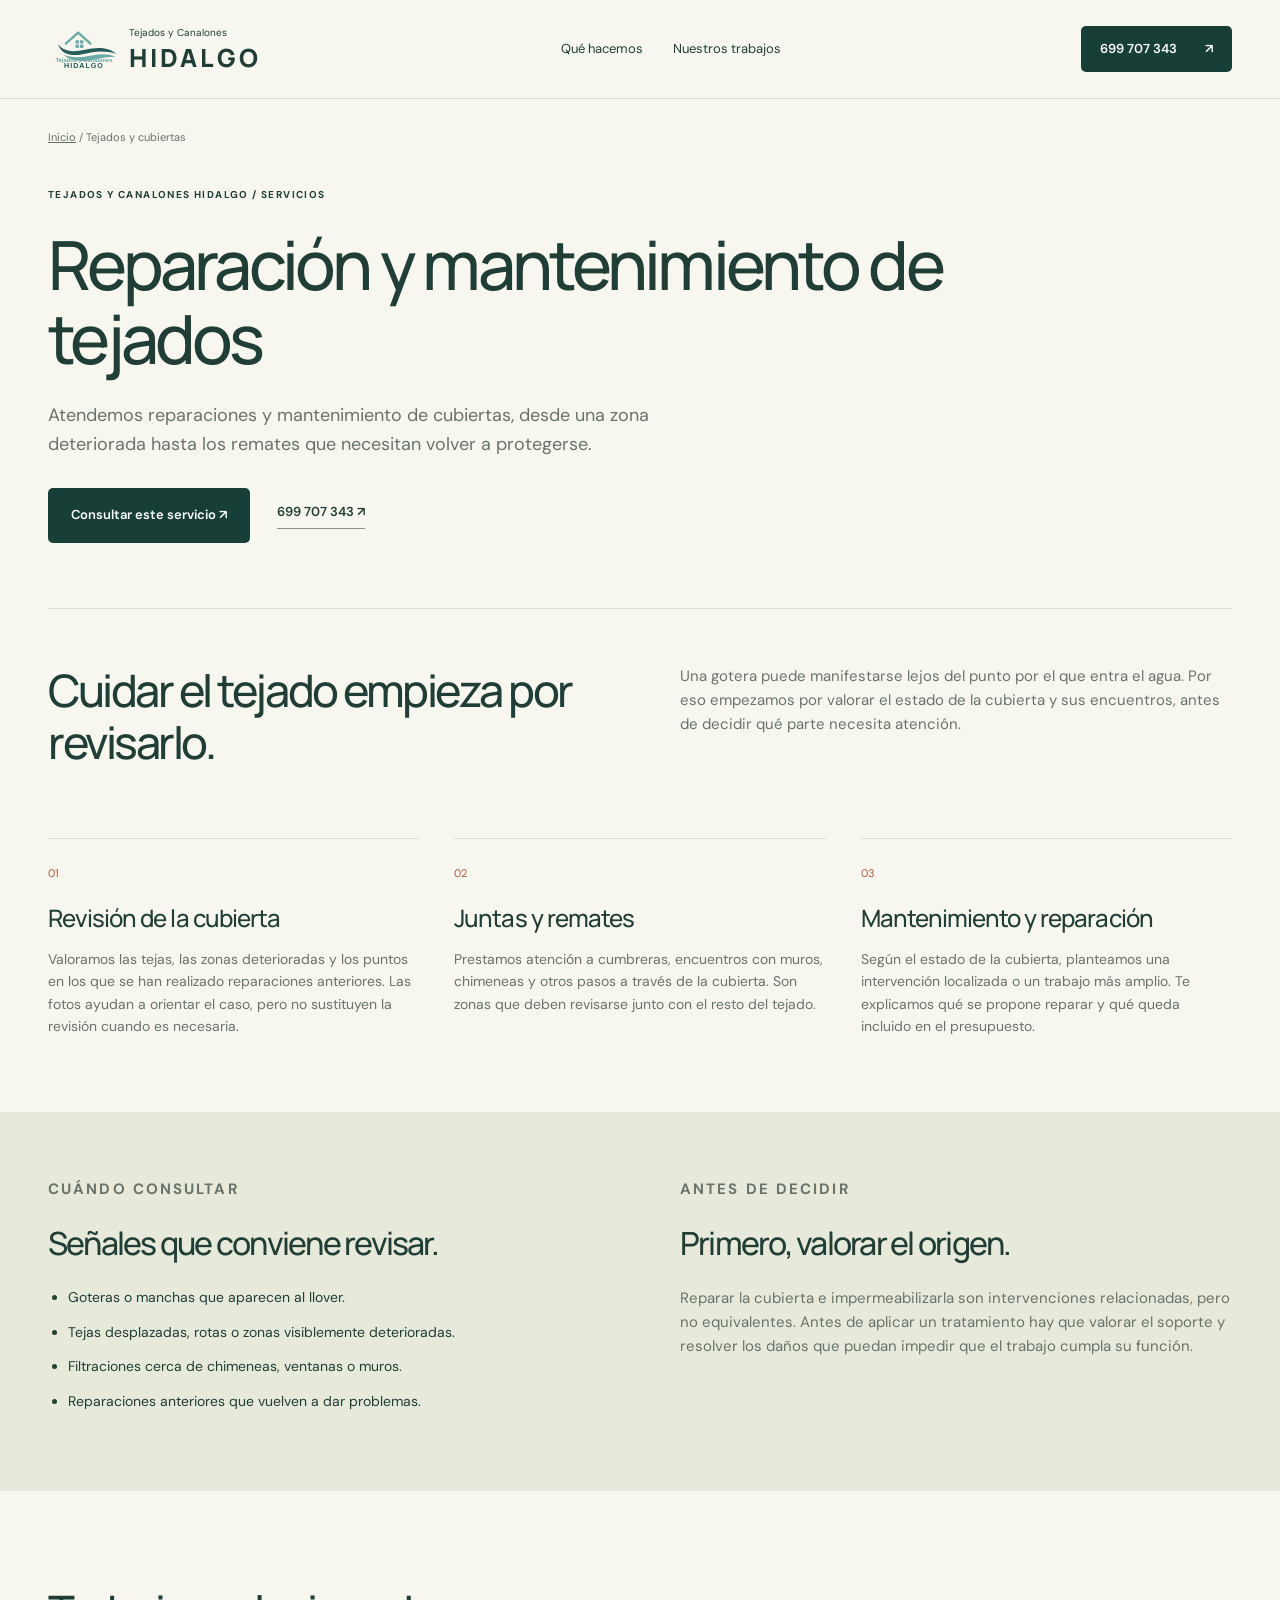
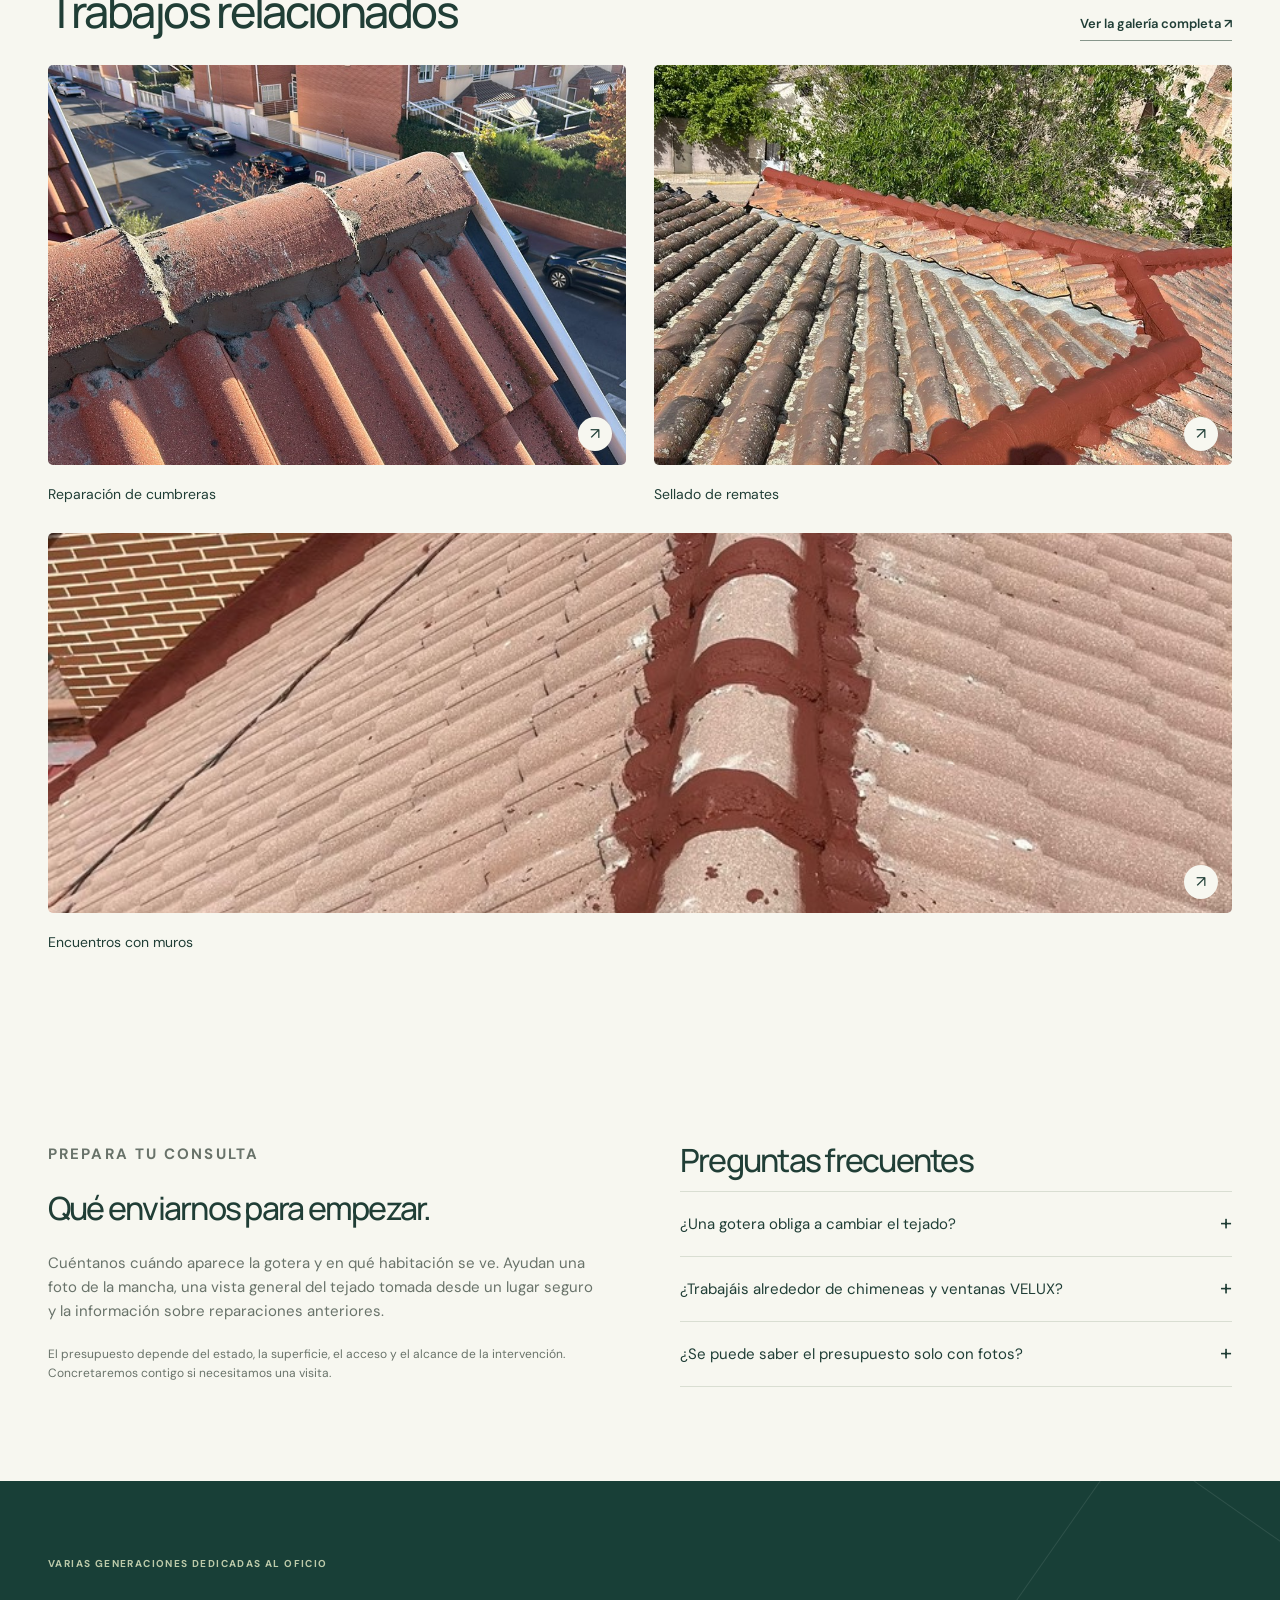
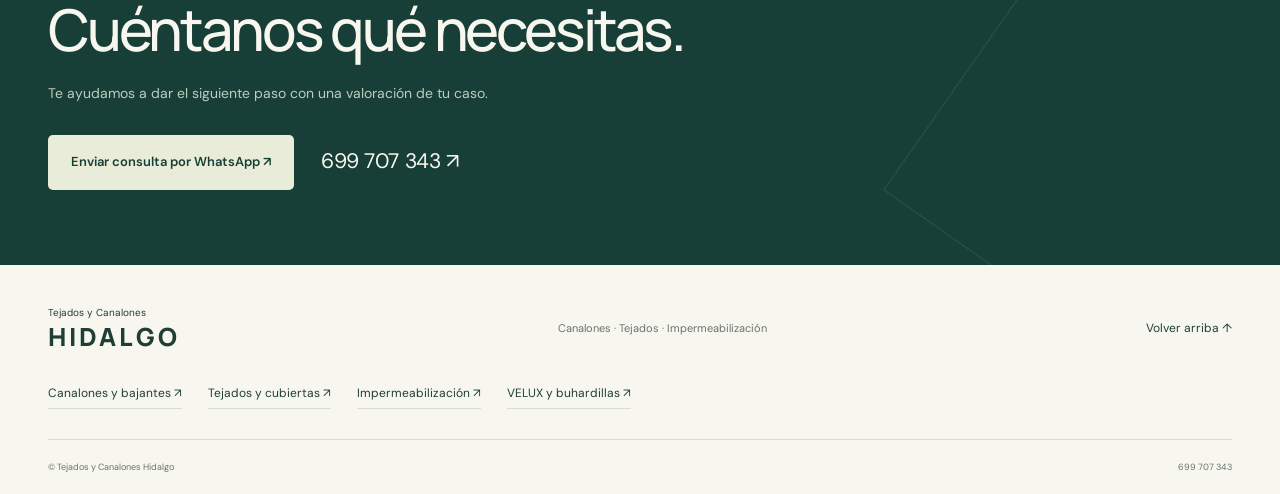
<file: reparacion-tejados.html>
<!doctype html><html lang="es"><head><meta charset="utf-8"><meta name="viewport" content="width=device-width,initial-scale=1"><title>Reparación y mantenimiento de tejados | Hidalgo</title><meta name="description" content="Reparación y mantenimiento de tejados, cubiertas, juntas y remates. Consulta goteras y filtraciones con Tejados y Canalones Hidalgo."><meta name="robots" content="index,follow"><meta name="theme-color" content="#183f37"><link rel="canonical" href="https://deejayivo.github.io/canalones/reparacion-tejados.html"><link rel="stylesheet" href="styles.css"><link rel="icon" href="assets/logo-hidalgo.svg" type="image/svg+xml"><meta property="og:type" content="website"><meta property="og:locale" content="es_ES"><meta property="og:title" content="Reparación y mantenimiento de tejados | Hidalgo"><meta property="og:description" content="Reparación y mantenimiento de tejados, cubiertas, juntas y remates. Consulta goteras y filtraciones con Tejados y Canalones Hidalgo."><meta property="og:url" content="https://deejayivo.github.io/canalones/reparacion-tejados.html"><meta property="og:image" content="https://deejayivo.github.io/canalones/assets/photos/remate-cumbrera-paneles.jpg"><meta name="twitter:card" content="summary_large_image"><script type="application/ld+json">{"@context": "https://schema.org", "@graph": [{"@type": "Service", "@id": "https://deejayivo.github.io/canalones/reparacion-tejados.html#servicio", "name": "Reparación y mantenimiento de tejados", "description": "Reparación y mantenimiento de tejados, cubiertas, juntas y remates. Consulta goteras y filtraciones con Tejados y Canalones Hidalgo.", "url": "https://deejayivo.github.io/canalones/reparacion-tejados.html", "provider": {"@type": "RoofingContractor", "@id": "https://deejayivo.github.io/canalones/#empresa", "name": "Tejados y Canalones Hidalgo", "telephone": "+34699707343", "url": "https://deejayivo.github.io/canalones/"}, "areaServed": ["Segovia", "Madrid", "Castilla y León", "Cantabria"]}, {"@type": "BreadcrumbList", "itemListElement": [{"@type": "ListItem", "position": 1, "name": "Inicio", "item": "https://deejayivo.github.io/canalones/"}, {"@type": "ListItem", "position": 2, "name": "Tejados y cubiertas", "item": "https://deejayivo.github.io/canalones/reparacion-tejados.html"}]}]}</script><script src="script.js" defer></script></head><body><a class="skip-link" href="#contenido">Saltar al contenido</a><header class="header"><div class="container header-inner"><a class="brand" href="index.html" aria-label="Tejados y Canalones Hidalgo, inicio"><img src="assets/logo-hidalgo.svg" alt="" width="88" height="50"><span>Tejados y Canalones<strong>HIDALGO</strong></span></a><nav aria-label="Navegación principal"><a href="index.html#servicios">Qué hacemos</a><a href="index.html#trabajos">Nuestros trabajos</a></nav><a class="button header-call" href="tel:+34699707343">699 707 343 <span aria-hidden="true">↗</span></a></div></header><main id="contenido"><section class="service-hero container"><p class="breadcrumbs"><a href="index.html">Inicio</a> / Tejados y cubiertas</p><p class="eyebrow">Tejados y Canalones Hidalgo / Servicios</p><h1>Reparación y mantenimiento de tejados</h1><p class="service-lead">Atendemos reparaciones y mantenimiento de cubiertas, desde una zona deteriorada hasta los remates que necesitan volver a protegerse.</p><div class="actions"><a class="button" href="https://wa.me/34699707343?text=Hola%2C%20quisiera%20consultar%20sobre%20tejados%20y%20cubiertas.">Consultar este servicio ↗</a><a class="text-link" href="tel:+34699707343">699 707 343 ↗</a></div></section><section class="service-intro container"><h2>Cuidar el tejado empieza por revisarlo.</h2><p>Una gotera puede manifestarse lejos del punto por el que entra el agua. Por eso empezamos por valorar el estado de la cubierta y sus encuentros, antes de decidir qué parte necesita atención.</p></section><section class="container service-detail" aria-label="Qué incluye el servicio"><article><span class="service-number">01</span><h2>Revisión de la cubierta</h2><p>Valoramos las tejas, las zonas deterioradas y los puntos en los que se han realizado reparaciones anteriores. Las fotos ayudan a orientar el caso, pero no sustituyen la revisión cuando es necesaria.</p></article><article><span class="service-number">02</span><h2>Juntas y remates</h2><p>Prestamos atención a cumbreras, encuentros con muros, chimeneas y otros pasos a través de la cubierta. Son zonas que deben revisarse junto con el resto del tejado.</p></article><article><span class="service-number">03</span><h2>Mantenimiento y reparación</h2><p>Según el estado de la cubierta, planteamos una intervención localizada o un trabajo más amplio. Te explicamos qué se propone reparar y qué queda incluido en el presupuesto.</p></article></section><section class="service-diagnosis"><div class="container service-columns"><div><p class="eyebrow">Cuándo consultar</p><h2>Señales que conviene revisar.</h2><ul><li>Goteras o manchas que aparecen al llover.</li><li>Tejas desplazadas, rotas o zonas visiblemente deterioradas.</li><li>Filtraciones cerca de chimeneas, ventanas o muros.</li><li>Reparaciones anteriores que vuelven a dar problemas.</li></ul></div><div><p class="eyebrow">Antes de decidir</p><h2>Primero, valorar el origen.</h2><p>Reparar la cubierta e impermeabilizarla son intervenciones relacionadas, pero no equivalentes. Antes de aplicar un tratamiento hay que valorar el soporte y resolver los daños que puedan impedir que el trabajo cumpla su función.</p></div></div></section><section class="section container"><div class="gallery-heading"><h2>Trabajos relacionados</h2><a class="text-link" href="index.html#trabajos">Ver la galería completa ↗</a></div><div class="service-photos"><figure class="work-card "><a class="photo-link" href="assets/photos/reparacion-cumbrera-tejas.jpg" aria-label="Ampliar: Reparación de cumbreras"><img src="assets/photos/reparacion-cumbrera-tejas.jpg" alt="Juntas y remates de una cumbrera de teja" width="1200" height="675" loading="lazy"><span class="expand" aria-hidden="true">↗</span></a><figcaption><p>Reparación de cumbreras</p></figcaption></figure><figure class="work-card "><a class="photo-link" href="assets/photos/sellado-remates-cubierta-teja.jpg" aria-label="Ampliar: Sellado de remates"><img src="assets/photos/sellado-remates-cubierta-teja.jpg" alt="Tratamiento localizado de remates en cubierta de teja" width="900" height="1200" loading="lazy"><span class="expand" aria-hidden="true">↗</span></a><figcaption><p>Sellado de remates</p></figcaption></figure><figure class="work-card "><a class="photo-link" href="assets/photos/sellado-cubierta-encuentro-muro.jpg" aria-label="Ampliar: Encuentros con muros"><img src="assets/photos/sellado-cubierta-encuentro-muro.jpg" alt="Sellado de cumbrera y encuentros de cubierta con muro" width="900" height="1200" loading="lazy"><span class="expand" aria-hidden="true">↗</span></a><figcaption><p>Encuentros con muros</p></figcaption></figure></div></section><section class="section container service-columns"><div><p class="eyebrow">Prepara tu consulta</p><h2>Qué enviarnos para empezar.</h2><p>Cuéntanos cuándo aparece la gotera y en qué habitación se ve. Ayudan una foto de la mancha, una vista general del tejado tomada desde un lugar seguro y la información sobre reparaciones anteriores.</p><p class="service-small">El presupuesto depende del estado, la superficie, el acceso y el alcance de la intervención. Concretaremos contigo si necesitamos una visita.</p></div><div class="questions"><h2>Preguntas frecuentes</h2><details><summary>¿Una gotera obliga a cambiar el tejado?</summary><p>No necesariamente. Puede deberse a un punto concreto o a un problema más extendido. Hay que revisar el estado de la cubierta para determinar el alcance de la intervención.</p></details><details><summary>¿Trabajáis alrededor de chimeneas y ventanas VELUX?</summary><p>Sí. Valoramos los encuentros y remates de estos elementos con la cubierta, además de los de las buhardillas.</p></details><details><summary>¿Se puede saber el presupuesto solo con fotos?</summary><p>Las fotos sirven para una primera orientación. El acceso, la superficie afectada y el estado real pueden hacer necesaria una visita antes de concretar el presupuesto.</p></details></div></section><section class="contact"><div class="container"><p class="eyebrow">Varias generaciones dedicadas al oficio</p><h2>Cuéntanos qué necesitas.</h2><p>Te ayudamos a dar el siguiente paso con una valoración de tu caso.</p><div class="actions"><a class="button light" href="https://wa.me/34699707343?text=Hola%2C%20quisiera%20consultar%20sobre%20tejados%20y%20cubiertas.">Enviar consulta por WhatsApp ↗</a><a class="contact-phone" href="tel:+34699707343">699 707 343 ↗</a></div></div></section></main><footer><div class="container footer-inner"><a class="brand" href="index.html"><span>Tejados y Canalones<strong>HIDALGO</strong></span></a><p>Canalones · Tejados · Impermeabilización</p><a href="#contenido">Volver arriba ↑</a></div><div class="container"><nav class="service-links" aria-label="Servicios"><a href="canalones-bajantes.html">Canalones y bajantes ↗</a><a href="reparacion-tejados.html">Tejados y cubiertas ↗</a><a href="impermeabilizacion-cubiertas-terrazas.html">Impermeabilización ↗</a><a href="velux-buhardillas.html">VELUX y buhardillas ↗</a></nav></div><div class="container footer-bottom"><span>© Tejados y Canalones Hidalgo</span><a href="tel:+34699707343">699 707 343</a></div></footer><div class="mobile-contact"><a href="tel:+34699707343">Llamar ↗</a><a href="https://wa.me/34699707343">WhatsApp ↗</a></div><dialog class="lightbox" aria-label="Fotografía de trabajo ampliada"><button class="close-lightbox" aria-label="Cerrar fotografía">Cerrar ×</button><img alt=""><p></p></dialog></body></html>
</file>
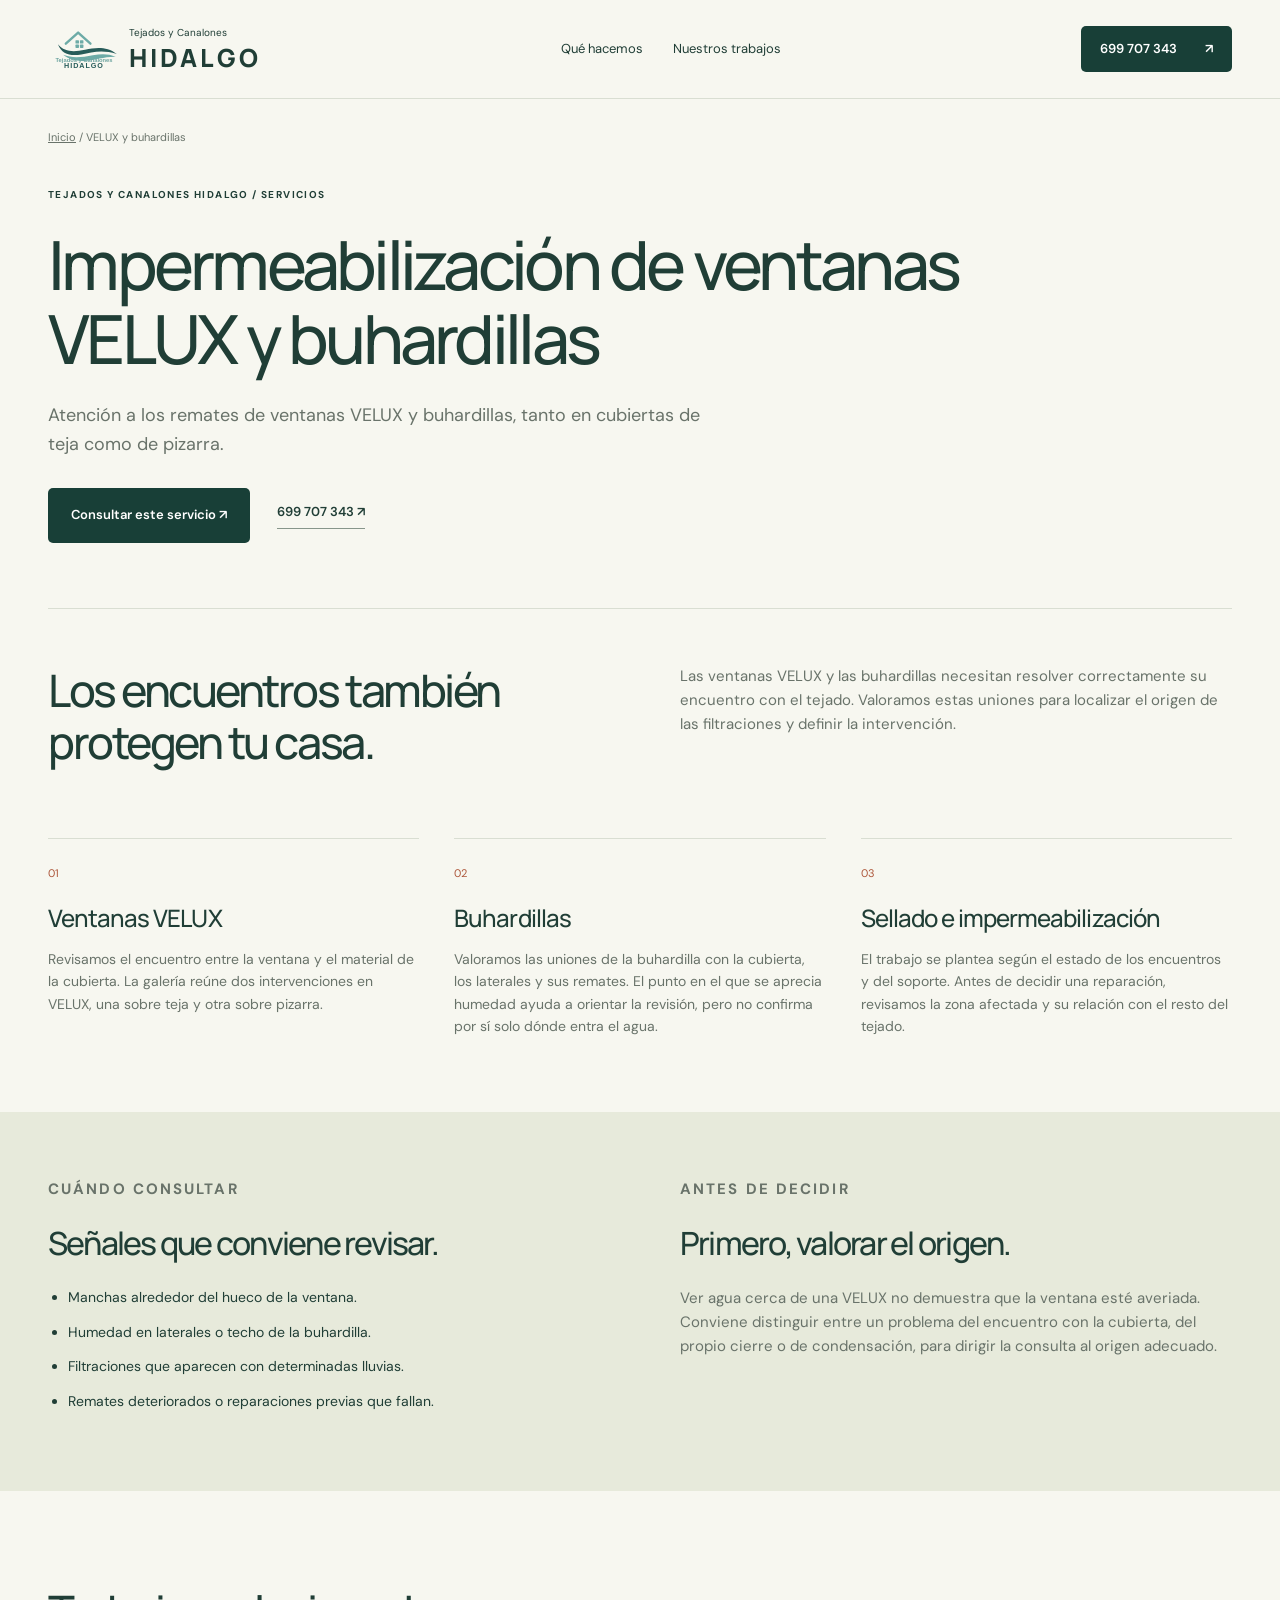
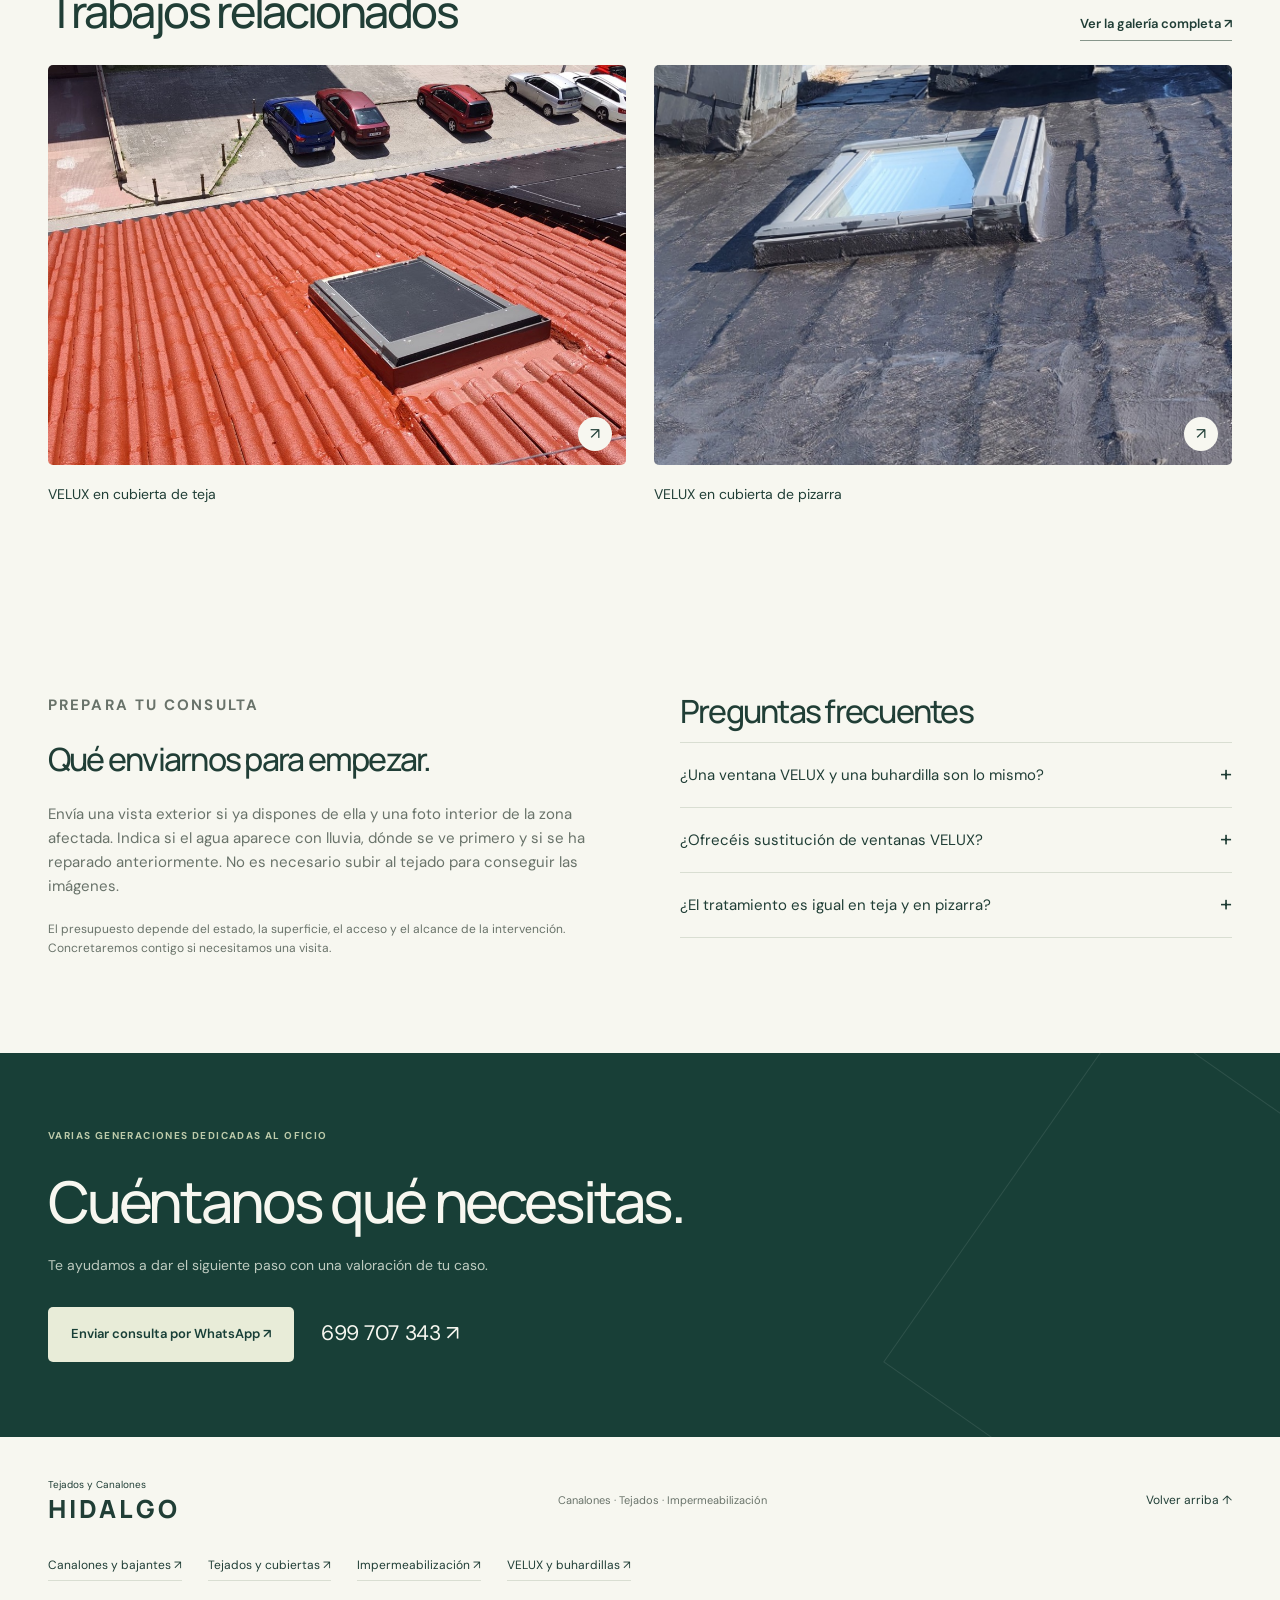
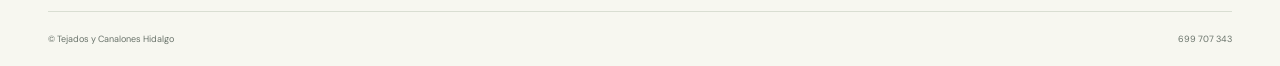
<file: velux-buhardillas.html>
<!doctype html><html lang="es"><head><meta charset="utf-8"><meta name="viewport" content="width=device-width,initial-scale=1"><title>Impermeabilización de ventanas VELUX y buhardillas | Hidalgo</title><meta name="description" content="Sellado e impermeabilización de encuentros de ventanas VELUX, buhardillas y chimeneas con la cubierta. Tejados y Canalones Hidalgo."><meta name="robots" content="index,follow"><meta name="theme-color" content="#183f37"><link rel="canonical" href="https://deejayivo.github.io/canalones/velux-buhardillas.html"><link rel="stylesheet" href="styles.css"><link rel="icon" href="assets/logo-hidalgo.svg" type="image/svg+xml"><meta property="og:type" content="website"><meta property="og:locale" content="es_ES"><meta property="og:title" content="Impermeabilización de ventanas VELUX y buhardillas | Hidalgo"><meta property="og:description" content="Sellado e impermeabilización de encuentros de ventanas VELUX, buhardillas y chimeneas con la cubierta. Tejados y Canalones Hidalgo."><meta property="og:url" content="https://deejayivo.github.io/canalones/velux-buhardillas.html"><meta property="og:image" content="https://deejayivo.github.io/canalones/assets/photos/ventana-velux-tejado.jpg"><meta name="twitter:card" content="summary_large_image"><script type="application/ld+json">{"@context": "https://schema.org", "@graph": [{"@type": "Service", "@id": "https://deejayivo.github.io/canalones/velux-buhardillas.html#servicio", "name": "Impermeabilización de ventanas VELUX y buhardillas", "description": "Sellado e impermeabilización de encuentros de ventanas VELUX, buhardillas y chimeneas con la cubierta. Tejados y Canalones Hidalgo.", "url": "https://deejayivo.github.io/canalones/velux-buhardillas.html", "provider": {"@type": "RoofingContractor", "@id": "https://deejayivo.github.io/canalones/#empresa", "name": "Tejados y Canalones Hidalgo", "telephone": "+34699707343", "url": "https://deejayivo.github.io/canalones/"}, "areaServed": ["Segovia", "Madrid", "Castilla y León", "Cantabria"]}, {"@type": "BreadcrumbList", "itemListElement": [{"@type": "ListItem", "position": 1, "name": "Inicio", "item": "https://deejayivo.github.io/canalones/"}, {"@type": "ListItem", "position": 2, "name": "VELUX y buhardillas", "item": "https://deejayivo.github.io/canalones/velux-buhardillas.html"}]}]}</script><script src="script.js" defer></script></head><body><a class="skip-link" href="#contenido">Saltar al contenido</a><header class="header"><div class="container header-inner"><a class="brand" href="index.html" aria-label="Tejados y Canalones Hidalgo, inicio"><img src="assets/logo-hidalgo.svg" alt="" width="88" height="50"><span>Tejados y Canalones<strong>HIDALGO</strong></span></a><nav aria-label="Navegación principal"><a href="index.html#servicios">Qué hacemos</a><a href="index.html#trabajos">Nuestros trabajos</a></nav><a class="button header-call" href="tel:+34699707343">699 707 343 <span aria-hidden="true">↗</span></a></div></header><main id="contenido"><section class="service-hero container"><p class="breadcrumbs"><a href="index.html">Inicio</a> / VELUX y buhardillas</p><p class="eyebrow">Tejados y Canalones Hidalgo / Servicios</p><h1>Impermeabilización de ventanas VELUX y buhardillas</h1><p class="service-lead">Atención a los remates de ventanas VELUX y buhardillas, tanto en cubiertas de teja como de pizarra.</p><div class="actions"><a class="button" href="https://wa.me/34699707343?text=Hola%2C%20quisiera%20consultar%20sobre%20velux%20y%20buhardillas.">Consultar este servicio ↗</a><a class="text-link" href="tel:+34699707343">699 707 343 ↗</a></div></section><section class="service-intro container"><h2>Los encuentros también protegen tu casa.</h2><p>Las ventanas VELUX y las buhardillas necesitan resolver correctamente su encuentro con el tejado. Valoramos estas uniones para localizar el origen de las filtraciones y definir la intervención.</p></section><section class="container service-detail" aria-label="Qué incluye el servicio"><article><span class="service-number">01</span><h2>Ventanas VELUX</h2><p>Revisamos el encuentro entre la ventana y el material de la cubierta. La galería reúne dos intervenciones en VELUX, una sobre teja y otra sobre pizarra.</p></article><article><span class="service-number">02</span><h2>Buhardillas</h2><p>Valoramos las uniones de la buhardilla con la cubierta, los laterales y sus remates. El punto en el que se aprecia humedad ayuda a orientar la revisión, pero no confirma por sí solo dónde entra el agua.</p></article><article><span class="service-number">03</span><h2>Sellado e impermeabilización</h2><p>El trabajo se plantea según el estado de los encuentros y del soporte. Antes de decidir una reparación, revisamos la zona afectada y su relación con el resto del tejado.</p></article></section><section class="service-diagnosis"><div class="container service-columns"><div><p class="eyebrow">Cuándo consultar</p><h2>Señales que conviene revisar.</h2><ul><li>Manchas alrededor del hueco de la ventana.</li><li>Humedad en laterales o techo de la buhardilla.</li><li>Filtraciones que aparecen con determinadas lluvias.</li><li>Remates deteriorados o reparaciones previas que fallan.</li></ul></div><div><p class="eyebrow">Antes de decidir</p><h2>Primero, valorar el origen.</h2><p>Ver agua cerca de una VELUX no demuestra que la ventana esté averiada. Conviene distinguir entre un problema del encuentro con la cubierta, del propio cierre o de condensación, para dirigir la consulta al origen adecuado.</p></div></div></section><section class="section container"><div class="gallery-heading"><h2>Trabajos relacionados</h2><a class="text-link" href="index.html#trabajos">Ver la galería completa ↗</a></div><div class="service-photos"><figure class="work-card"><a class="photo-link" href="assets/photos/ventana-velux-tejado.jpg" aria-label="Ampliar: VELUX en cubierta de teja"><img src="assets/photos/ventana-velux-tejado.jpg" alt="VELUX en cubierta de teja" width="1050" height="1400" loading="lazy"><span class="expand" aria-hidden="true">↗</span></a><figcaption><p>VELUX en cubierta de teja</p></figcaption></figure><figure class="work-card"><a class="photo-link" href="assets/photos/sellado-ventana-chimeneas-pizarra.jpg" aria-label="Ampliar: VELUX en cubierta de pizarra"><img src="assets/photos/sellado-ventana-chimeneas-pizarra.jpg" alt="VELUX en cubierta de pizarra" width="1200" height="1600" loading="lazy"><span class="expand" aria-hidden="true">↗</span></a><figcaption><p>VELUX en cubierta de pizarra</p></figcaption></figure></div></section><section class="section container service-columns"><div><p class="eyebrow">Prepara tu consulta</p><h2>Qué enviarnos para empezar.</h2><p>Envía una vista exterior si ya dispones de ella y una foto interior de la zona afectada. Indica si el agua aparece con lluvia, dónde se ve primero y si se ha reparado anteriormente. No es necesario subir al tejado para conseguir las imágenes.</p><p class="service-small">El presupuesto depende del estado, la superficie, el acceso y el alcance de la intervención. Concretaremos contigo si necesitamos una visita.</p></div><div class="questions"><h2>Preguntas frecuentes</h2><details><summary>¿Una ventana VELUX y una buhardilla son lo mismo?</summary><p>No. La ventana VELUX se integra en el plano de la cubierta. Una buhardilla puede incluir una estructura que sobresale del tejado y tiene encuentros propios que también deben revisarse.</p></details><details><summary>¿Ofrecéis sustitución de ventanas VELUX?</summary><p>Realizamos sellado e impermeabilización de encuentros. Si tu consulta es sobre sustitución, apertura o mecanismos, cuéntanos el caso para confirmar si podemos atenderlo.</p></details><details><summary>¿El tratamiento es igual en teja y en pizarra?</summary><p>No necesariamente. El material, la forma de la cubierta y el estado de los remates condicionan la solución. Por eso valoramos cada caso antes de concretar el trabajo.</p></details></div></section><section class="contact"><div class="container"><p class="eyebrow">Varias generaciones dedicadas al oficio</p><h2>Cuéntanos qué necesitas.</h2><p>Te ayudamos a dar el siguiente paso con una valoración de tu caso.</p><div class="actions"><a class="button light" href="https://wa.me/34699707343?text=Hola%2C%20quisiera%20consultar%20sobre%20velux%20y%20buhardillas.">Enviar consulta por WhatsApp ↗</a><a class="contact-phone" href="tel:+34699707343">699 707 343 ↗</a></div></div></section></main><footer><div class="container footer-inner"><a class="brand" href="index.html"><span>Tejados y Canalones<strong>HIDALGO</strong></span></a><p>Canalones · Tejados · Impermeabilización</p><a href="#contenido">Volver arriba ↑</a></div><div class="container"><nav class="service-links" aria-label="Servicios"><a href="canalones-bajantes.html">Canalones y bajantes ↗</a><a href="reparacion-tejados.html">Tejados y cubiertas ↗</a><a href="impermeabilizacion-cubiertas-terrazas.html">Impermeabilización ↗</a><a href="velux-buhardillas.html">VELUX y buhardillas ↗</a></nav></div><div class="container footer-bottom"><span>© Tejados y Canalones Hidalgo</span><a href="tel:+34699707343">699 707 343</a></div></footer><div class="mobile-contact"><a href="tel:+34699707343">Llamar ↗</a><a href="https://wa.me/34699707343">WhatsApp ↗</a></div><dialog class="lightbox" aria-label="Fotografía de trabajo ampliada"><button class="close-lightbox" aria-label="Cerrar fotografía">Cerrar ×</button><img alt=""><p></p></dialog></body></html>
</file>
<file: styles.css>
@import url('https://fonts.googleapis.com/css2?family=DM+Sans:wght@400;500;600;700&family=Manrope:wght@400;500;600;650;700;750;800&display=swap');
:root{--paper:#f7f7f0;--ink:#203e36;--muted:#69736a;--green:#183f37;--line:#d9ded2;--accent:#ad563a;--font:'DM Sans',Arial,sans-serif}*{box-sizing:border-box}html{scroll-behavior:smooth;scroll-padding-top:110px}body{margin:0;background:var(--paper);color:var(--ink);font-family:var(--font);font-size:16px;line-height:1.6}a{color:inherit;text-decoration:none}button{font:inherit}img{display:block;max-width:100%;object-fit:cover}figure,p,h1,h2,h3{margin:0}a,button,summary{-webkit-tap-highlight-color:transparent}a:focus-visible,button:focus-visible,summary:focus-visible{outline:3px solid #be633f;outline-offset:5px}::selection{background:#d7dfbd}.container{width:min(1240px,calc(100% - 96px));margin-inline:auto}.topbar{background:var(--green);color:#eff1e6;font-size:11px;letter-spacing:.05em}.topbar .container{display:flex;justify-content:space-between;padding-block:9px}.header{background:var(--paper);position:sticky;top:0;z-index:10;border-bottom:1px solid var(--line)}.header-inner{height:98px;display:flex;align-items:center;justify-content:space-between;gap:24px}.brand{display:flex;align-items:center;gap:9px;line-height:1.25;font-size:10px}.brand img{width:72px;height:44px;object-fit:contain;mix-blend-mode:multiply}.brand strong{display:block;font:800 25px/1.1 'Manrope',Arial,sans-serif;letter-spacing:.11em;margin-top:4px}nav{display:flex;gap:30px;font-size:13px}nav a:hover,.text-link:hover{color:var(--accent)}.button{display:inline-flex;align-items:center;justify-content:center;gap:28px;background:var(--green);color:white;font-size:13px;font-weight:600;padding:17px 23px;border-radius:5px;transition:background .2s,transform .2s}.button:hover{background:#2e5a49;transform:translateY(-2px)}.header-call{padding:13px 19px}.hero{display:grid;grid-template-columns:1fr 1fr;gap:65px;padding-block:55px 66px;align-items:center}.eyebrow{text-transform:uppercase;letter-spacing:.14em;font-size:10px;font-weight:700;display:flex;align-items:center;gap:8px;margin-bottom:24px}.eyebrow>span{width:6px;height:6px;background:var(--accent);border-radius:50%}h1,h2,h3{font-family:'Manrope',Arial,sans-serif;font-weight:500}h1{font-size:clamp(64px,7.4vw,104px);line-height:1.04;letter-spacing:-.075em}h1 em{font-style:normal;color:var(--accent)}.hero-description{max-width:425px;font-size:16px;color:var(--muted);margin-top:26px;line-height:1.8}.actions{display:flex;align-items:center;flex-wrap:wrap;gap:27px;margin-top:30px}.text-link{font-size:13px;font-weight:600;border-bottom:1px solid #87968b;padding-bottom:5px;display:inline-block}.hero-note{display:flex;align-items:center;gap:15px;margin-top:45px;padding-top:22px;border-top:1px solid var(--line);font-size:11px;color:var(--muted);max-width:400px}.hero-note strong{font-weight:500;color:var(--ink)}.note-icon{font-size:32px;font-weight:400}.hero-visual{position:relative;min-width:0;height:535px;border-radius:7px 7px 70px 7px}.hero-visual>img{width:100%;height:100%;border-radius:inherit;object-position:center 58%}.image-label{position:absolute;top:20px;left:20px;color:white;font-size:9px;letter-spacing:.08em;background:#17372c88;padding:7px 11px;border-radius:3px}.photo-tag{position:absolute;bottom:26px;left:-28px;background:#e8ebd7;padding:21px 27px;min-width:275px;border-radius:4px}.photo-tag>span{font-size:8px;letter-spacing:.11em}.photo-tag strong{display:block;font:500 24px/1.25 'Manrope',Arial,sans-serif;letter-spacing:-.04em;margin-top:9px}.photo-tag b{position:absolute;right:20px;bottom:18px;font-size:24px;font-weight:400}.specialties{border-block:1px solid var(--line)}.specialties .container{display:flex;justify-content:space-between;align-items:center;gap:20px;padding-block:23px;font-size:12px}.specialties i{color:var(--accent);font-style:normal;font-size:22px}.section{padding-block:94px}.section-head{display:flex;align-items:flex-end;justify-content:space-between;gap:65px;margin-bottom:42px}h2{font-size:clamp(32px,3.5vw,46px);line-height:1.16;letter-spacing:-.055em}.section-head>p{max-width:340px;color:var(--muted);font-size:13px}.services{display:grid;grid-template-columns:repeat(3,1fr);border-top:1px solid var(--line)}.services article{padding:28px 32px 0 0;display:flex;flex-direction:column}.services article+article{border-left:1px solid var(--line);padding-left:32px}.service-number{font-size:11px;color:var(--accent);margin-bottom:30px}.services h3{font-size:26px;line-height:1.25;letter-spacing:-.04em}.services p{font-size:13px;color:var(--muted);margin-top:17px;max-width:310px;flex:1}.services a{display:flex;justify-content:space-between;font-size:12px;margin-top:28px;border-bottom:1px solid var(--line);padding-bottom:16px}.services a:hover{color:var(--accent)}.work-section{background:#eaece2;padding-block:85px}.work-grid{display:grid;grid-template-columns:repeat(6,1fr);gap:30px 24px}.work-card{min-width:0;grid-column:span 2}.work-0,.work-1{grid-column:span 3}.photo-link{display:block;position:relative;overflow:hidden;border-radius:5px}.work-card img{width:100%;height:280px;transition:transform .4s}.work-0 img,.work-1 img{height:400px}.photo-link:hover img{transform:scale(1.035)}.expand{position:absolute;right:14px;bottom:14px;width:34px;height:34px;display:grid;place-items:center;background:var(--paper);border-radius:50%}.work-card figcaption{padding-top:14px}.work-card figcaption span{font-size:10px;text-transform:uppercase;letter-spacing:.08em;color:#5f6f60}.work-card figcaption p{font-size:14px;margin-top:4px}.process{display:grid;grid-template-columns:1fr 1fr;gap:100px}.process>div>p:not(.eyebrow){max-width:340px;color:var(--muted);font-size:14px;margin-block:22px}.process ol{list-style:none;padding:0;margin:0}.process li{display:flex;gap:25px;padding:24px 0;border-bottom:1px solid var(--line)}.process li:first-child{padding-top:0}.process li>span{font-size:11px;color:var(--accent);padding-top:6px}.process h3{font-size:21px;letter-spacing:-.03em}.process li p{font-size:13px;color:var(--muted);margin-top:8px}.zones{background:#e7eadb;padding-block:75px}.zones-inner{display:grid;grid-template-columns:1fr 1fr;gap:100px}.zones p:not(.eyebrow){font-size:14px;max-width:420px;margin:20px 0;color:#5c6b5c}.zones ul{list-style:none;padding:0;margin:0}.zones li{display:flex;justify-content:space-between;align-items:center;border-bottom:1px solid #c6ceba;padding:20px 0;gap:18px}.zones li span{font-family:'Manrope',Arial,sans-serif;font-size:26px;letter-spacing:-.04em}.zones small{font-size:11px;color:#5c6b5c}.faq{display:grid;grid-template-columns:1fr 1.35fr;gap:65px}.questions details{border-bottom:1px solid var(--line);padding:20px 0}.questions details:first-child{padding-top:0}summary{cursor:pointer;list-style:none;display:flex;justify-content:space-between;gap:25px;font-size:15px}summary::-webkit-details-marker{display:none}summary:after{content:'+';font-size:22px;line-height:1}details[open] summary:after{content:'−'}details p{font-size:13px;color:var(--muted);margin-top:16px;max-width:520px}.contact{background:var(--green);color:var(--paper);padding-block:75px;position:relative;overflow:hidden}.contact:after{content:'';position:absolute;right:-120px;top:40px;width:430px;height:430px;border:1px solid #ffffff18;transform:rotate(35deg);pointer-events:none}.contact h2{font-size:clamp(36px,4.5vw,60px)}.contact .eyebrow{color:#bccaaa}.contact-inner>p:not(.eyebrow){color:#becbc0;margin-top:20px;font-size:14px}.button.light{background:#e8ecd8;color:var(--green)}.button.light:hover{background:white}.contact-phone{font-size:21px;letter-spacing:-.02em}footer{padding:42px 0 20px}.footer-inner{display:flex;justify-content:space-between;gap:30px;align-items:center}.footer-inner p{font-size:11px;color:var(--muted)}.footer-inner>a:last-child{font-size:12px}.footer-bottom{display:flex;justify-content:space-between;font-size:9px;color:var(--muted);border-top:1px solid var(--line);padding-top:20px;margin-top:30px}.mobile-contact{display:none}.skip-link{position:fixed;top:-80px;left:16px;background:white;padding:12px;z-index:99}.skip-link:focus{top:16px}.lightbox{padding:55px 20px 20px;background:#f7f7f0;border:0;border-radius:5px;max-width:90vw;max-height:94dvh}.lightbox::backdrop{background:#10251ee8}.lightbox img{max-height:75dvh;width:auto;margin:auto;object-fit:contain}.lightbox p{font-size:12px;margin-top:12px}.close-lightbox{position:absolute;right:16px;top:10px;background:transparent;border:0;cursor:pointer;color:var(--green);padding:5px}
@media(min-width:1500px){.hero{gap:90px}.hero-visual{height:580px}}@media(max-width:1050px){.container{width:calc(100% - 56px)}nav{gap:18px;font-size:11px}.hero{gap:35px}.hero-visual{height:500px}.hero h1{font-size:78px}.hero .actions{gap:18px}.hero .button{gap:15px;padding:15px}.hero-note{margin-top:28px}.process,.zones-inner{gap:55px}.header-inner{gap:16px}.brand img{width:50px}.brand strong{font-size:22px}}@media(max-width:760px){html{scroll-padding-top:90px}.container{width:calc(100% - 40px)}.topbar .container{justify-content:center;font-size:9px}.topbar a{display:none}.header-inner{height:77px}.brand{font-size:8px;gap:5px}.brand strong{font-size:20px}.brand img{width:44px;height:36px}nav{display:none}.header-call{font-size:11px;padding:11px 12px;gap:10px}.hero{grid-template-columns:1fr;gap:30px;padding-block:36px 42px}.hero h1{font-size:clamp(60px,19.5vw,76px)}.hero .eyebrow{font-size:8px;margin-bottom:20px}.hero-description{font-size:14px;max-width:390px;margin-top:23px}.hero .actions{margin-top:24px}.hero-note{margin-top:25px;padding-top:18px;font-size:10px}.hero-visual{height:425px;margin-left:12px}.photo-tag{left:-12px;bottom:22px;min-width:245px;padding:17px 22px}.photo-tag strong{font-size:22px}.specialties .container{display:grid;grid-template-columns:1fr 1fr;gap:12px 18px;padding-block:20px;font-size:10px}.specialties i{display:none}.specialties span:before{content:'✳';color:var(--accent);margin-right:8px}.section{padding-block:58px}.section-head{display:block;margin-bottom:30px}.section-head>p{margin-top:20px;max-width:420px}.eyebrow{margin-bottom:17px}h2{font-size:34px}.services{grid-template-columns:1fr}.services article,.services article+article{padding:24px 0;border-left:0;border-bottom:1px solid var(--line)}.service-number{margin-bottom:14px}.services h3{font-size:25px}.services h3 br{display:none}.services p{max-width:none;margin-top:12px}.services a{margin-top:18px;padding-bottom:0;border-bottom:0}.work-section{padding-block:55px}.work-grid{grid-template-columns:1fr 1fr;gap:25px 16px}.work-card,.work-0,.work-1{grid-column:span 1}.work-0{grid-column:span 2}.work-card img,.work-1 img{height:210px}.work-0 img{height:355px}.work-card figcaption span{font-size:8px}.work-card figcaption p{font-size:11px}.process,.zones-inner,.faq{grid-template-columns:1fr;gap:35px}.process li{padding-block:20px}.zones{padding-block:55px}.zones li span{font-size:23px}.zones li{padding-block:16px}.contact{padding-block:55px}.contact h2{font-size:36px}.contact .actions{align-items:flex-start;flex-direction:column;gap:22px}.contact-phone{font-size:22px}.contact:after{right:-300px}.footer-inner{align-items:flex-start;flex-wrap:wrap;gap:22px}.footer-inner p{font-size:10px}.footer-inner>a:last-child{font-size:11px}.footer-bottom{gap:20px;font-size:8px}footer{padding-bottom:90px}.mobile-contact{display:flex;position:fixed;bottom:0;left:0;right:0;z-index:20;background:var(--paper);padding:10px 20px calc(10px + env(safe-area-inset-bottom));gap:10px;border-top:1px solid var(--line)}.mobile-contact a{flex:1;text-align:center;background:var(--green);color:white;border-radius:4px;font-size:12px;padding:12px}.mobile-contact a:first-child{color:var(--green);background:#e7eadb}}@media(prefers-reduced-motion:reduce){html{scroll-behavior:auto}*,*:before,*:after{transition:none!important}}

/* Trabajos agrupados por tipo de intervención */
.gallery-group+.gallery-group{margin-top:55px;padding-top:35px;border-top:1px solid #cbd2c2}.gallery-heading{display:flex;align-items:baseline;justify-content:space-between;gap:25px;margin-bottom:24px}.gallery-heading h3{font-size:28px;line-height:1.25;letter-spacing:-.04em}.gallery-heading>p{font-size:13px;color:var(--muted)}.paired-grid{display:grid;grid-template-columns:repeat(2,minmax(0,1fr));gap:24px}.paired-grid .work-card{grid-column:auto}.paired-grid img{height:420px;object-position:center}@media(max-width:760px){.gallery-heading{display:block;margin-bottom:20px}.gallery-heading h3{font-size:25px}.gallery-heading>p{margin-top:9px;font-size:12px}.gallery-group+.gallery-group{margin-top:36px;padding-top:28px}.paired-grid{gap:16px}.paired-grid img{height:245px}.paired-grid figcaption p{font-size:11px}}

/* Páginas de servicios */
.service-links{display:flex;flex-wrap:wrap;gap:14px 26px;margin-top:28px;font-size:12px}.service-links a{border-bottom:1px solid var(--line);padding:5px 0}.service-hero{padding-block:30px 65px}.breadcrumbs{font-size:11px;color:var(--muted);margin-bottom:40px}.breadcrumbs a{text-decoration:underline}.service-hero h1{max-width:1000px;font-size:clamp(40px,5.3vw,72px);line-height:1.1;letter-spacing:-.055em;overflow-wrap:break-word}.service-lead{max-width:680px;color:var(--muted);font-size:18px;margin-top:25px}.service-intro{display:grid;grid-template-columns:1fr 1fr;gap:80px;padding-block:55px;border-top:1px solid var(--line)}.service-intro p,.service-columns>div>p{color:var(--muted);font-size:15px}.service-detail{display:grid;grid-template-columns:repeat(3,minmax(0,1fr));gap:35px;padding-block:15px 75px}.service-detail article{border-top:1px solid var(--line);padding-top:20px}.service-detail h2{font-size:24px;line-height:1.25;margin-block:18px 15px;letter-spacing:-.04em;overflow-wrap:break-word}.service-detail p{font-size:14px;color:var(--muted)}.service-diagnosis{background:#e7eadb;padding-block:65px}.service-columns{display:grid;grid-template-columns:1fr 1fr;gap:80px}.service-columns h2{font-size:32px;margin-bottom:24px}.service-columns ul{padding-left:20px;font-size:14px}.service-columns li{margin-bottom:12px}.service-columns .service-small{font-size:12px;margin-top:22px}.service-photos{display:grid;grid-template-columns:repeat(2,minmax(0,1fr));gap:28px}.service-photos img{height:400px;width:100%}.service-photos .work-card{grid-column:auto}.service-photos .work-card:last-child:nth-child(odd){grid-column:1/-1}.service-photos .work-card:last-child:nth-child(odd) img{height:380px}.service-columns .questions h2{margin-bottom:12px}.service-columns .questions details:first-of-type{border-top:1px solid var(--line)}.contact .container>p:not(.eyebrow){margin-top:20px;color:#becbc0;font-size:14px}@media(max-width:900px){.service-intro,.service-columns{gap:40px}.service-detail{gap:22px}.service-detail h2{font-size:22px}.service-hero h1{font-size:52px}}@media(max-width:760px){.service-hero{padding-block:23px 40px}.breadcrumbs{margin-bottom:30px}.service-hero h1{font-size:clamp(32px,9.3vw,44px)}.service-lead{font-size:15px;margin-top:20px}.service-intro,.service-columns,.service-detail{grid-template-columns:1fr;gap:25px}.service-intro{padding-block:35px}.service-intro h2{font-size:30px}.service-detail{padding-block:0 40px;gap:25px}.service-detail h2{font-size:25px}.service-diagnosis{padding-block:42px}.service-columns h2{font-size:28px;margin-bottom:18px}.service-columns>div>p{font-size:14px}.service-photos{gap:22px;grid-template-columns:1fr}.service-photos .work-card:last-child:nth-child(odd){grid-column:auto}.service-photos img,.service-photos .work-card:last-child:nth-child(odd) img{height:340px}.service-links{display:grid;grid-template-columns:1fr 1fr;font-size:11px;gap:10px 18px}}

/* Nuevos trabajos de canalones y remates */
.gutter-gallery img{object-position:center 55%}.new-roof-gallery{display:grid;grid-template-columns:repeat(3,minmax(0,1fr));gap:24px;margin-top:28px}.new-roof-gallery .work-card{grid-column:auto}.new-roof-gallery img{width:100%;height:290px}@media(max-width:760px){.new-roof-gallery{grid-template-columns:1fr;gap:25px;margin-top:25px}.new-roof-gallery img{height:290px}.gutter-gallery{grid-template-columns:1fr}.gutter-gallery .work-card{grid-column:auto}.gutter-gallery img{height:340px}}
</file>
